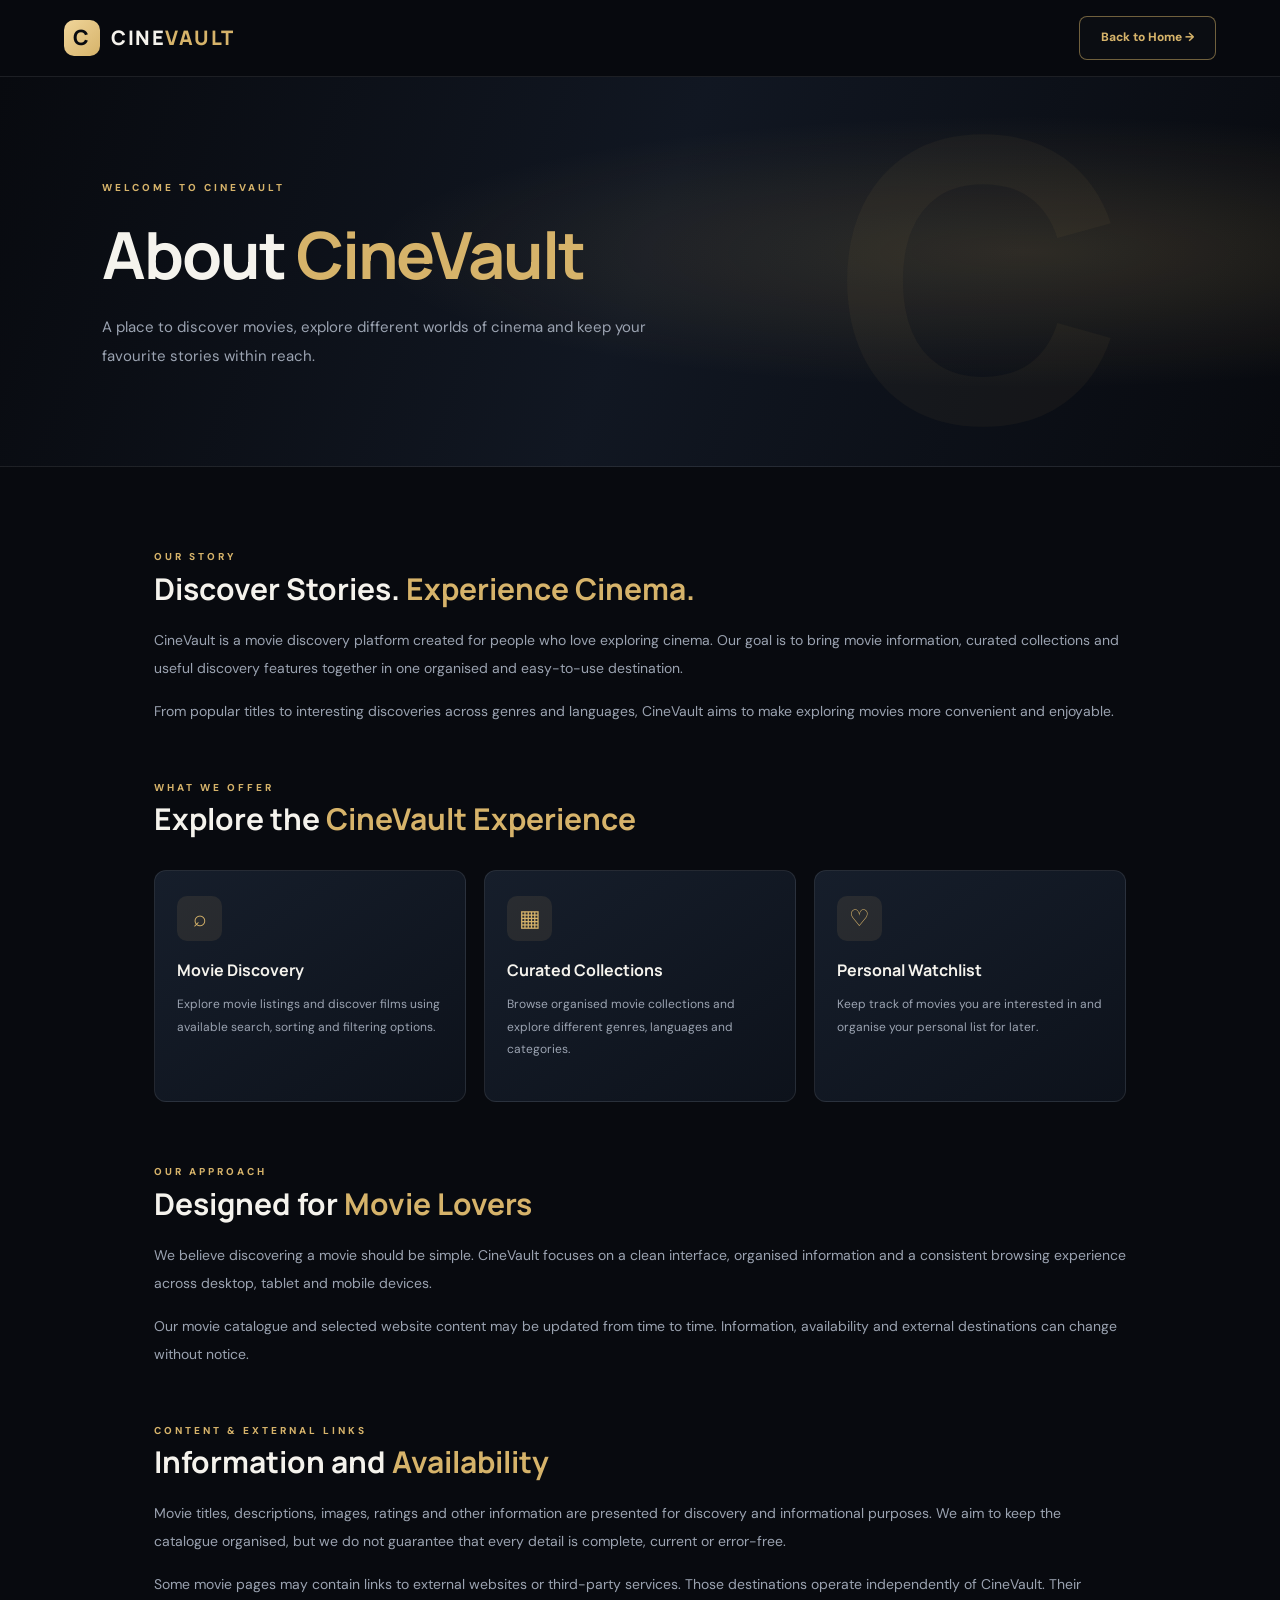
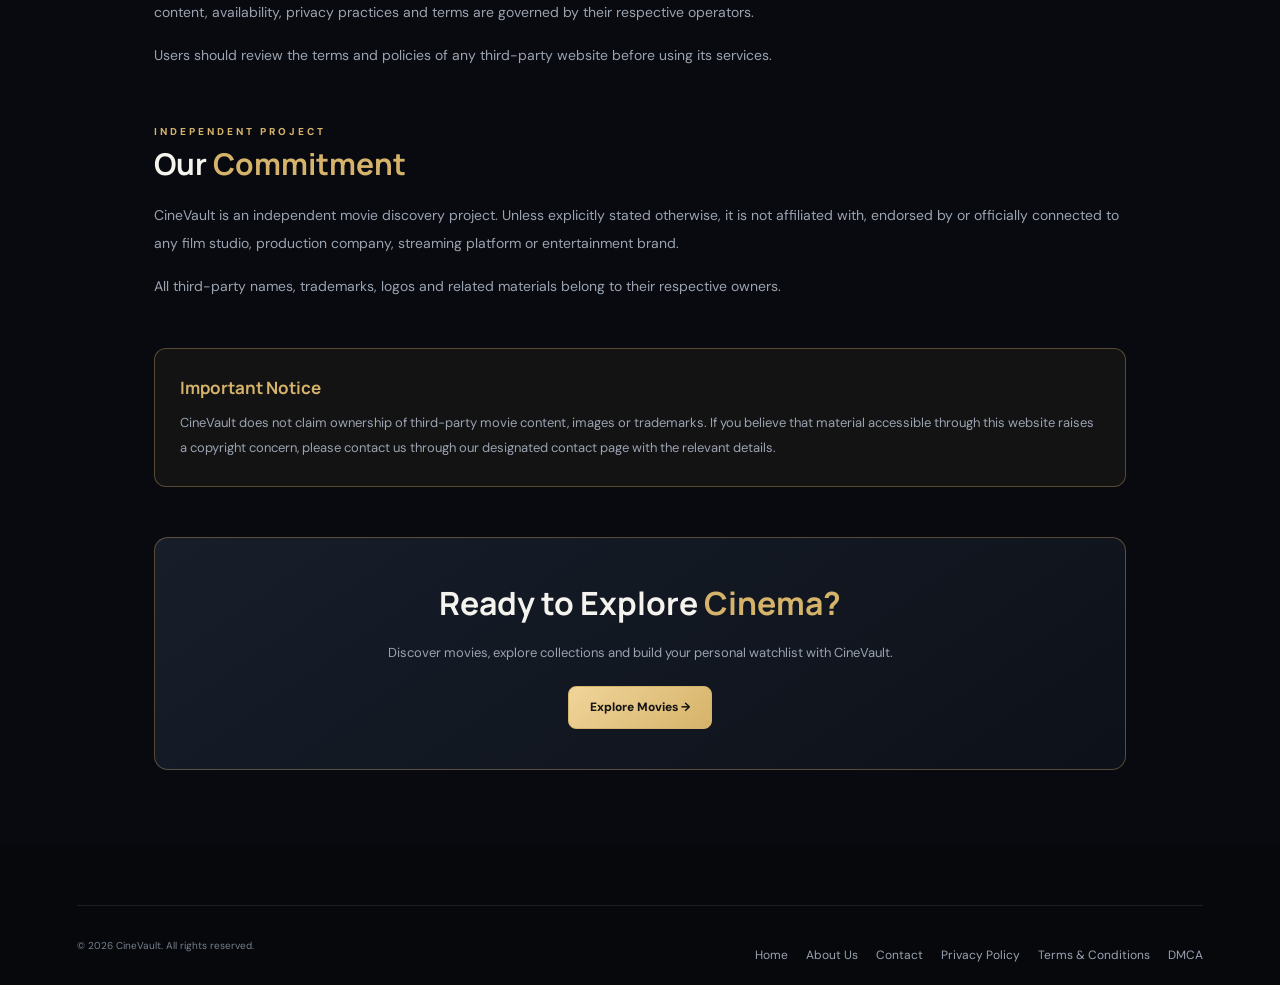
<file: about.html>
<!DOCTYPE html>
<html lang="en">
<head>
  <meta charset="UTF-8">
  <meta name="viewport" content="width=device-width, initial-scale=1.0">

  <title>About Us | CineVault — Discover Cinema</title>

  <meta name="description" content="Learn about CineVault, a modern movie discovery platform for exploring films, curated collections and building your personal watchlist.">

  <meta name="keywords" content="About CineVault, movie discovery, cinema, movie collections, watchlist">

  <meta name="author" content="CineVault">
  <meta name="robots" content="index, follow">
  <meta name="theme-color" content="#080a0f">

  <meta property="og:title" content="About Us | CineVault">
  <meta property="og:description" content="Discover the vision behind CineVault and explore a world of cinema.">
  <meta property="og:type" content="website">
  <meta property="og:site_name" content="CineVault">

  <link rel="preconnect" href="https://fonts.googleapis.com">
  <link rel="preconnect" href="https://fonts.gstatic.com" crossorigin>

  <link href="https://fonts.googleapis.com/css2?family=DM+Sans:wght@400;500;600;700;800&family=Manrope:wght@400;500;600;700;800&display=swap" rel="stylesheet">

  <link rel="stylesheet" href="style.css">

  <style>
    .about-hero {
      position: relative;
      min-height: 390px;
      display: flex;
      align-items: center;
      padding: 75px 8%;
      overflow: hidden;

      background:
        radial-gradient(
          ellipse at 80% 45%,
          rgba(214,179,106,.17),
          transparent 45%
        ),
        linear-gradient(110deg,#080a0f,#111722,#080a0f);

      border-bottom: 1px solid var(--line);
    }

    .about-hero::after {
      content: "C";
      position: absolute;
      right: 12%;
      top: 50%;
      transform: translateY(-50%);

      font-family: var(--heading);
      font-size: clamp(220px,32vw,390px);
      font-weight: 800;
      color: rgba(214,179,106,.045);
      pointer-events: none;
    }

    .about-hero-content {
      position: relative;
      z-index: 2;
      max-width: 750px;
    }

    .about-hero h1 {
      margin: 20px 0;
      font-family: var(--heading);
      font-size: clamp(38px,6vw,65px);
      line-height: 1.15;
      letter-spacing: -2px;
    }

    .about-hero p {
      max-width: 600px;
      color: var(--muted);
      font-size: 15px;
      line-height: 1.9;
    }

    .about-container {
      width: 100%;
      max-width: 1100px;
      margin: auto;
      padding: 75px 5%;
    }

    .about-block {
      margin-bottom: 48px;
    }

    .about-block h2 {
      margin-bottom: 16px;
      font-family: var(--heading);
      font-size: clamp(22px,3vw,30px);
      line-height: 1.4;
    }

    .about-block p {
      margin-bottom: 15px;
      color: var(--muted);
      font-size: 14px;
      line-height: 2;
    }

    .about-features {
      display: grid;
      grid-template-columns: repeat(3,minmax(0,1fr));
      gap: 18px;
      margin: 30px 0 55px;
    }

    .feature-card {
      padding: 25px 22px;
      background: linear-gradient(145deg,#161e2b,#0d121b);
      border: 1px solid var(--line);
      border-radius: 12px;
      transition: .25s ease;
    }

    .feature-card:hover {
      transform: translateY(-5px);
      border-color: var(--gold-line);
    }

    .feature-icon {
      width: 45px;
      height: 45px;
      display: grid;
      place-items: center;
      margin-bottom: 17px;

      color: var(--gold);
      background: rgba(214,179,106,.1);
      border-radius: 10px;
      font-size: 23px;
    }

    .feature-card h3 {
      margin-bottom: 9px;
      font-family: var(--heading);
      font-size: 16px;
    }

    .feature-card p {
      color: var(--muted);
      font-size: 12px;
      line-height: 1.9;
    }

    .about-note {
      padding: 25px;
      background: rgba(214,179,106,.055);
      border: 1px solid var(--gold-line);
      border-radius: 12px;
    }

    .about-note h3 {
      margin-bottom: 10px;
      color: var(--gold);
      font-family: var(--heading);
      font-size: 17px;
    }

    .about-note p {
      color: var(--muted);
      font-size: 13px;
      line-height: 1.9;
    }

    .about-cta {
      margin-top: 50px;
      padding: 40px 25px;
      text-align: center;
      background: linear-gradient(145deg,#171e2a,#0d1119);
      border: 1px solid var(--gold-line);
      border-radius: 14px;
    }

    .about-cta h2 {
      margin-bottom: 12px;
      font-family: var(--heading);
      font-size: clamp(23px,3vw,32px);
    }

    .about-cta p {
      max-width: 550px;
      margin: 0 auto 22px;
      color: var(--muted);
      font-size: 13px;
      line-height: 1.8;
    }

    .about-footer-links {
      display: flex;
      flex-wrap: wrap;
      justify-content: center;
      gap: 18px;
      margin-top: 20px;
    }

    .about-footer-links a {
      color: var(--muted);
      font-size: 12px;
      transition: .2s ease;
    }

    .about-footer-links a:hover {
      color: var(--gold);
    }

    @media(max-width:700px) {
      .about-hero {
        min-height: 340px;
        padding: 65px 6%;
      }

      .about-features {
        grid-template-columns: 1fr;
      }

      .about-container {
        padding: 55px 6%;
      }

      .about-block {
        margin-bottom: 38px;
      }
    }
  </style>
</head>

<body>

  <a class="skip-link" href="#main-content">
    Skip to main content
  </a>

  <!-- HEADER -->
  <header class="site-header">
    <div class="header-inner">

      <a href="index.html" class="brand" aria-label="CineVault Home">
        <span class="brand-icon">C</span>
        <span>CINE<span class="gold-text">VAULT</span></span>
      </a>

      <div class="header-actions">
        <a href="index.html" class="btn btn-outline">
          Back to Home →
        </a>
      </div>

    </div>
  </header>

  <!-- HERO -->
  <main id="main-content">

    <section class="about-hero">
      <div class="about-hero-content">

        <span class="section-eyebrow">
          WELCOME TO CINEVAULT
        </span>

        <h1>
          About <span class="gold-text">CineVault</span>
        </h1>

        <p>
          A place to discover movies, explore different worlds
          of cinema and keep your favourite stories within reach.
        </p>

      </div>
    </section>

    <!-- ABOUT CONTENT -->
    <section class="about-container">

      <div class="about-block">

        <span class="section-eyebrow">
          OUR STORY
        </span>

        <h2>
          Discover Stories. <span class="gold-text">Experience Cinema.</span>
        </h2>

        <p>
          CineVault is a movie discovery platform created for
          people who love exploring cinema. Our goal is to bring
          movie information, curated collections and useful
          discovery features together in one organised and
          easy-to-use destination.
        </p>

        <p>
          From popular titles to interesting discoveries across
          genres and languages, CineVault aims to make exploring
          movies more convenient and enjoyable.
        </p>

      </div>

      <!-- FEATURES -->
      <div class="about-block">

        <span class="section-eyebrow">
          WHAT WE OFFER
        </span>

        <h2>
          Explore the <span class="gold-text">CineVault Experience</span>
        </h2>

        <div class="about-features">

          <article class="feature-card">
            <div class="feature-icon" aria-hidden="true">⌕</div>

            <h3>Movie Discovery</h3>

            <p>
              Explore movie listings and discover films using
              available search, sorting and filtering options.
            </p>
          </article>

          <article class="feature-card">
            <div class="feature-icon" aria-hidden="true">▦</div>

            <h3>Curated Collections</h3>

            <p>
              Browse organised movie collections and explore
              different genres, languages and categories.
            </p>
          </article>

          <article class="feature-card">
            <div class="feature-icon" aria-hidden="true">♡</div>

            <h3>Personal Watchlist</h3>

            <p>
              Keep track of movies you are interested in and
              organise your personal list for later.
            </p>
          </article>

        </div>

      </div>

      <!-- OUR APPROACH -->
      <div class="about-block">

        <span class="section-eyebrow">
          OUR APPROACH
        </span>

        <h2>
          Designed for <span class="gold-text">Movie Lovers</span>
        </h2>

        <p>
          We believe discovering a movie should be simple.
          CineVault focuses on a clean interface, organised
          information and a consistent browsing experience
          across desktop, tablet and mobile devices.
        </p>

        <p>
          Our movie catalogue and selected website content
          may be updated from time to time. Information,
          availability and external destinations can change
          without notice.
        </p>

      </div>

      <!-- CONTENT & LINKS -->
      <div class="about-block">

        <span class="section-eyebrow">
          CONTENT & EXTERNAL LINKS
        </span>

        <h2>
          Information and <span class="gold-text">Availability</span>
        </h2>

        <p>
          Movie titles, descriptions, images, ratings and other
          information are presented for discovery and
          informational purposes. We aim to keep the catalogue
          organised, but we do not guarantee that every detail
          is complete, current or error-free.
        </p>

        <p>
          Some movie pages may contain links to external
          websites or third-party services. Those destinations
          operate independently of CineVault. Their content,
          availability, privacy practices and terms are governed
          by their respective operators.
        </p>

        <p>
          Users should review the terms and policies of any
          third-party website before using its services.
        </p>

      </div>

      <!-- INDEPENDENCE -->
      <div class="about-block">

        <span class="section-eyebrow">
          INDEPENDENT PROJECT
        </span>

        <h2>
          Our <span class="gold-text">Commitment</span>
        </h2>

        <p>
          CineVault is an independent movie discovery project.
          Unless explicitly stated otherwise, it is not affiliated
          with, endorsed by or officially connected to any film
          studio, production company, streaming platform or
          entertainment brand.
        </p>

        <p>
          All third-party names, trademarks, logos and related
          materials belong to their respective owners.
        </p>

      </div>

      <!-- IMPORTANT NOTE -->
      <div class="about-note">

        <h3>Important Notice</h3>

        <p>
          CineVault does not claim ownership of third-party
          movie content, images or trademarks. If you believe
          that material accessible through this website raises
          a copyright concern, please contact us through our
          designated contact page with the relevant details.
        </p>

      </div>

      <!-- CTA -->
      <div class="about-cta">

        <h2>
          Ready to Explore <span class="gold-text">Cinema?</span>
        </h2>

        <p>
          Discover movies, explore collections and build
          your personal watchlist with CineVault.
        </p>

        <a href="index.html#movies" class="btn btn-primary">
          Explore Movies →
        </a>

      </div>

    </section>

  </main>

  <!-- FOOTER -->
  <footer class="site-footer">

    <div class="footer-bottom">

      <p>
        © <span id="currentYear"></span>
        CineVault. All rights reserved.
      </p>

      <div class="about-footer-links">
        <a href="index.html">Home</a>
        <a href="about.html">About Us</a>
        <a href="contact.html">Contact</a>
        <a href="privacy.html">Privacy Policy</a>
        <a href="terms.html">Terms &amp; Conditions</a>
        <a href="dmca.html">DMCA</a>
      </div>

    </div>

  </footer>

  <script>
    document.getElementById("currentYear").textContent =
      new Date().getFullYear();
  </script>

</body>
</html>
</file>
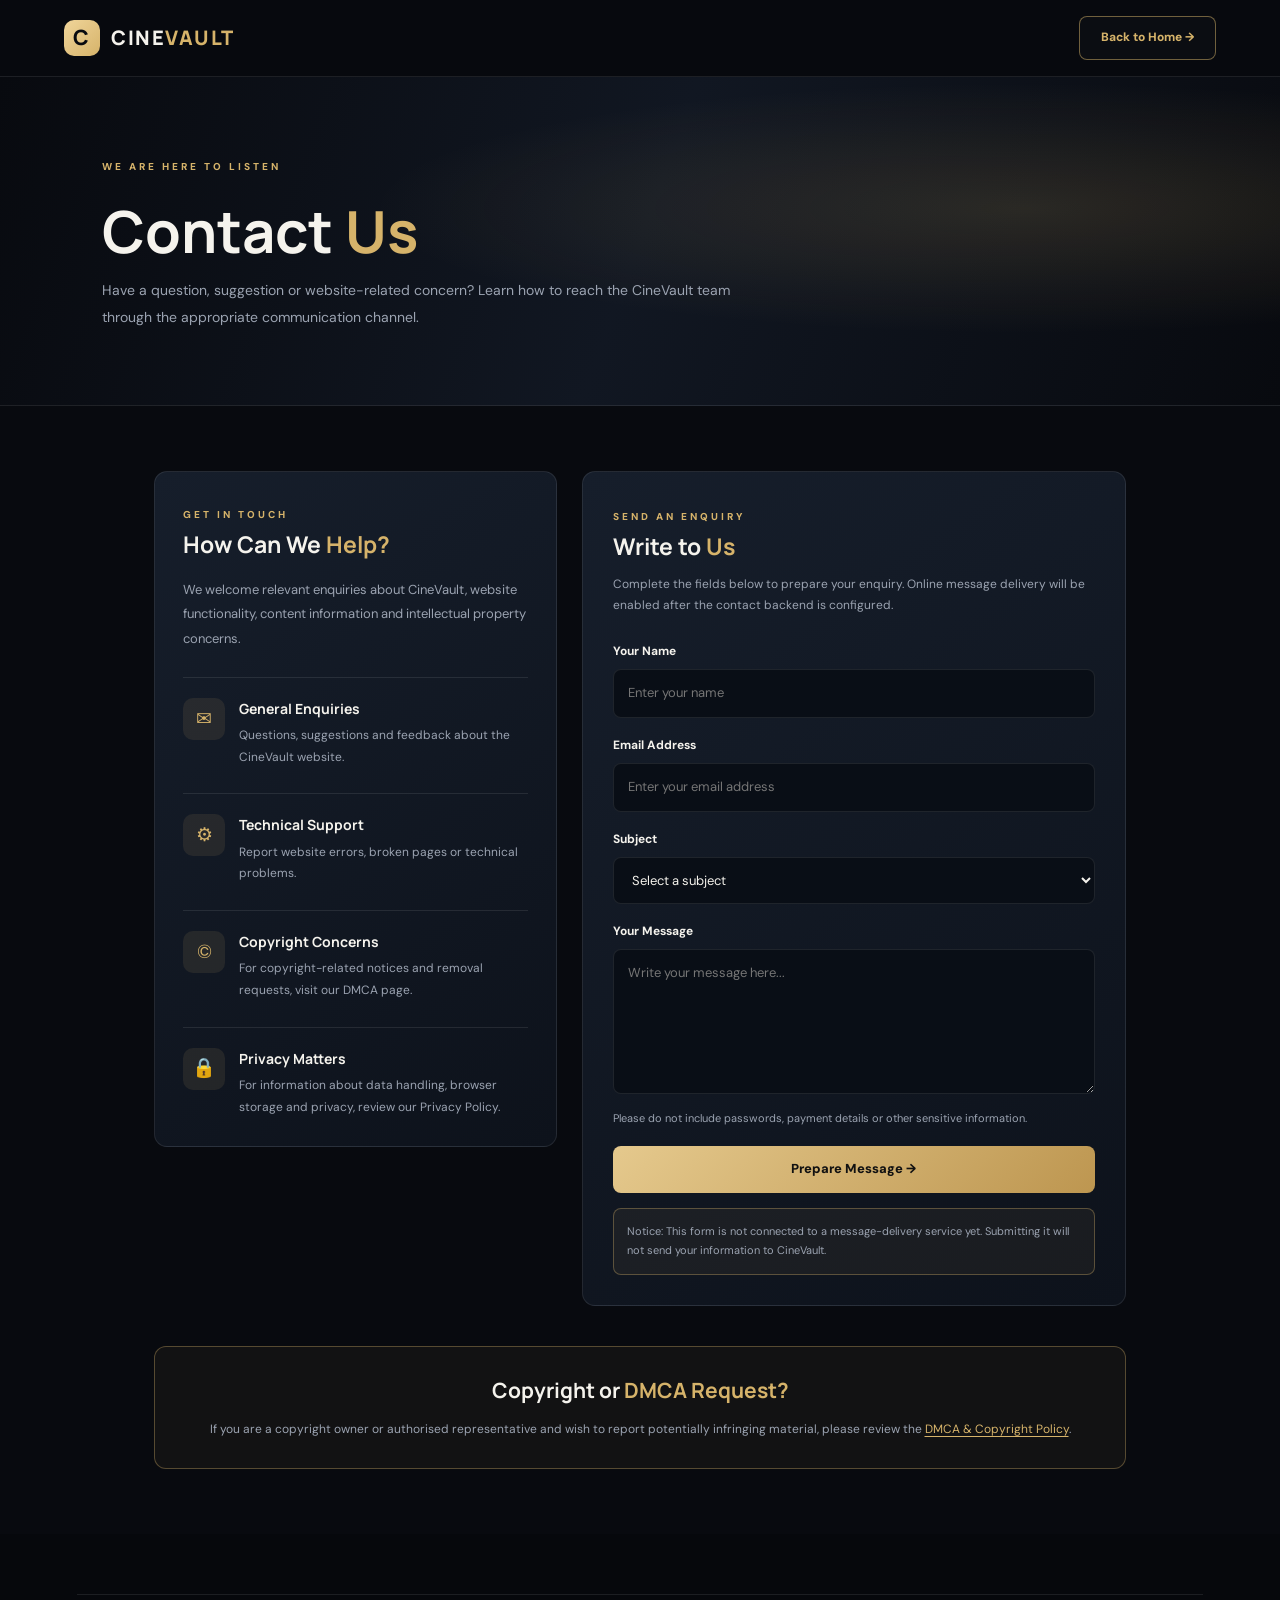
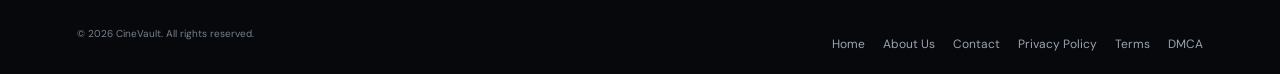
<file: contact.html>
<!DOCTYPE html>
<html lang="en">
<head>
  <meta charset="UTF-8">
  <meta name="viewport" content="width=device-width, initial-scale=1.0">

  <title>Contact Us | CineVault</title>

  <meta name="description" content="Contact CineVault for general enquiries, website feedback, technical issues and copyright-related concerns.">

  <meta name="robots" content="index, follow">
  <meta name="theme-color" content="#080a0f">

  <meta property="og:title" content="Contact Us | CineVault">
  <meta property="og:description" content="Get in touch with CineVault for enquiries and support.">
  <meta property="og:type" content="website">
  <meta property="og:site_name" content="CineVault">

  <link rel="preconnect" href="https://fonts.googleapis.com">
  <link rel="preconnect" href="https://fonts.gstatic.com" crossorigin>

  <link href="https://fonts.googleapis.com/css2?family=DM+Sans:wght@400;500;600;700;800&family=Manrope:wght@400;500;600;700;800&display=swap" rel="stylesheet">

  <link rel="stylesheet" href="style.css">

  <style>
    .contact-hero {
      padding: 75px 8%;
      background:
        radial-gradient(
          ellipse at 80% 40%,
          rgba(214,179,106,.15),
          transparent 45%
        ),
        linear-gradient(110deg,#080a0f,#111722,#080a0f);
      border-bottom: 1px solid var(--line);
    }

    .contact-hero h1 {
      margin: 18px 0 12px;
      font-family: var(--heading);
      font-size: clamp(36px,5vw,58px);
      line-height: 1.2;
    }

    .contact-hero p {
      max-width: 650px;
      color: var(--muted);
      font-size: 14px;
      line-height: 1.9;
    }

    .contact-container {
      width: 100%;
      max-width: 1100px;
      margin: auto;
      padding: 65px 5%;
    }

    .contact-grid {
      display: grid;
      grid-template-columns: 1fr 1.35fr;
      gap: 25px;
      align-items: start;
    }

    .contact-card {
      padding: 28px;
      background: linear-gradient(145deg,#161e2b,#0d121b);
      border: 1px solid var(--line);
      border-radius: 13px;
    }

    .contact-card h2 {
      margin-bottom: 15px;
      font-family: var(--heading);
      font-size: 23px;
    }

    .contact-card > p {
      color: var(--muted);
      font-size: 13px;
      line-height: 1.9;
    }

    .contact-topic {
      display: flex;
      gap: 14px;
      margin-top: 25px;
      padding-top: 20px;
      border-top: 1px solid var(--line);
    }

    .contact-icon {
      width: 42px;
      height: 42px;
      flex-shrink: 0;
      display: grid;
      place-items: center;
      color: var(--gold);
      background: rgba(214,179,106,.1);
      border-radius: 10px;
      font-size: 19px;
    }

    .contact-topic h3 {
      margin-bottom: 5px;
      font-family: var(--heading);
      font-size: 14px;
    }

    .contact-topic p {
      color: var(--muted);
      font-size: 12px;
      line-height: 1.8;
    }

    .contact-form {
      padding: 30px;
      background: linear-gradient(145deg,#161e2b,#0d121b);
      border: 1px solid var(--line);
      border-radius: 13px;
    }

    .contact-form h2 {
      margin-bottom: 9px;
      font-family: var(--heading);
      font-size: 23px;
    }

    .form-description {
      margin-bottom: 25px;
      color: var(--muted);
      font-size: 12px;
      line-height: 1.8;
    }

    .form-group {
      margin-bottom: 18px;
    }

    .form-group label {
      display: block;
      margin-bottom: 8px;
      color: var(--text);
      font-size: 12px;
      font-weight: 700;
    }

    .form-group input,
    .form-group select,
    .form-group textarea {
      width: 100%;
      padding: 13px 14px;
      color: var(--text);
      background: #090e16;
      border: 1px solid var(--line);
      border-radius: 8px;
      outline: none;
      font-family: inherit;
      font-size: 13px;
      transition: .2s ease;
    }

    .form-group input:focus,
    .form-group select:focus,
    .form-group textarea:focus {
      border-color: var(--gold);
      box-shadow: 0 0 0 3px rgba(214,179,106,.08);
    }

    .form-group textarea {
      min-height: 145px;
      resize: vertical;
    }

    .form-group select {
      cursor: pointer;
    }

    .form-group select option {
      background: #090e16;
    }

    .form-hint {
      display: block;
      margin-top: 7px;
      color: var(--muted);
      font-size: 11px;
      line-height: 1.7;
    }

    .contact-button {
      width: 100%;
      min-height: 47px;
      border: none;
      border-radius: 8px;
      background: linear-gradient(135deg,#e5c98d,#bd9650);
      color: #111;
      font-family: inherit;
      font-size: 13px;
      font-weight: 800;
      cursor: pointer;
      transition: .2s ease;
    }

    .contact-button:hover {
      transform: translateY(-2px);
      filter: brightness(1.08);
    }

    .contact-button:focus-visible {
      outline: 2px solid var(--gold);
      outline-offset: 3px;
    }

    .contact-notice {
      margin-top: 15px;
      padding: 13px;
      color: var(--muted);
      background: rgba(214,179,106,.06);
      border: 1px solid var(--gold-line);
      border-radius: 8px;
      font-size: 11px;
      line-height: 1.8;
    }

    .contact-bottom {
      margin-top: 40px;
      padding: 27px;
      background: rgba(214,179,106,.05);
      border: 1px solid var(--gold-line);
      border-radius: 12px;
      text-align: center;
    }

    .contact-bottom h2 {
      margin-bottom: 10px;
      font-family: var(--heading);
      font-size: 21px;
    }

    .contact-bottom p {
      color: var(--muted);
      font-size: 12px;
      line-height: 1.9;
    }

    .contact-bottom a {
      color: var(--gold);
      text-decoration: underline;
      text-underline-offset: 3px;
    }

    .contact-footer-links {
      display: flex;
      flex-wrap: wrap;
      justify-content: center;
      gap: 18px;
      margin-top: 20px;
    }

    .contact-footer-links a {
      color: var(--muted);
      font-size: 12px;
    }

    .contact-footer-links a:hover {
      color: var(--gold);
    }

    @media(max-width:750px) {
      .contact-hero {
        padding: 55px 6%;
      }

      .contact-container {
        padding: 45px 6%;
      }

      .contact-grid {
        grid-template-columns: 1fr;
      }

      .contact-card,
      .contact-form {
        padding: 22px;
      }
    }
  </style>
</head>

<body>

  <a class="skip-link" href="#main-content">
    Skip to main content
  </a>

  <!-- HEADER -->
  <header class="site-header">

    <div class="header-inner">

      <a href="index.html" class="brand" aria-label="CineVault Home">
        <span class="brand-icon">C</span>
        <span>CINE<span class="gold-text">VAULT</span></span>
      </a>

      <div class="header-actions">
        <a href="index.html" class="btn btn-outline">
          Back to Home →
        </a>
      </div>

    </div>

  </header>

  <!-- MAIN -->
  <main id="main-content">

    <section class="contact-hero">

      <span class="section-eyebrow">
        WE ARE HERE TO LISTEN
      </span>

      <h1>
        Contact <span class="gold-text">Us</span>
      </h1>

      <p>
        Have a question, suggestion or website-related concern?
        Learn how to reach the CineVault team through the
        appropriate communication channel.
      </p>

    </section>

    <section class="contact-container">

      <div class="contact-grid">

        <!-- CONTACT INFORMATION -->
        <div class="contact-card">

          <span class="section-eyebrow">
            GET IN TOUCH
          </span>

          <h2>
            How Can We <span class="gold-text">Help?</span>
          </h2>

          <p>
            We welcome relevant enquiries about CineVault,
            website functionality, content information
            and intellectual property concerns.
          </p>

          <div class="contact-topic">

            <div class="contact-icon" aria-hidden="true">✉</div>

            <div>
              <h3>General Enquiries</h3>
              <p>
                Questions, suggestions and feedback
                about the CineVault website.
              </p>
            </div>

          </div>

          <div class="contact-topic">

            <div class="contact-icon" aria-hidden="true">⚙</div>

            <div>
              <h3>Technical Support</h3>
              <p>
                Report website errors, broken pages
                or technical problems.
              </p>
            </div>

          </div>

          <div class="contact-topic">

            <div class="contact-icon" aria-hidden="true">©</div>

            <div>
              <h3>Copyright Concerns</h3>
              <p>
                For copyright-related notices and
                removal requests, visit our DMCA page.
              </p>
            </div>

          </div>

          <div class="contact-topic">

            <div class="contact-icon" aria-hidden="true">🔒</div>

            <div>
              <h3>Privacy Matters</h3>
              <p>
                For information about data handling,
                browser storage and privacy, review
                our Privacy Policy.
              </p>
            </div>

          </div>

        </div>

        <!-- CONTACT FORM -->
        <div class="contact-form">

          <span class="section-eyebrow">
            SEND AN ENQUIRY
          </span>

          <h2>
            Write to <span class="gold-text">Us</span>
          </h2>

          <p class="form-description">
            Complete the fields below to prepare your
            enquiry. Online message delivery will be
            enabled after the contact backend is configured.
          </p>

          <form id="contactForm">

            <div class="form-group">

              <label for="contactName">
                Your Name
              </label>

              <input
                type="text"
                id="contactName"
                name="name"
                placeholder="Enter your name"
                maxlength="100"
                autocomplete="name"
                required
              >

            </div>

            <div class="form-group">

              <label for="contactEmail">
                Email Address
              </label>

              <input
                type="email"
                id="contactEmail"
                name="email"
                placeholder="Enter your email address"
                maxlength="254"
                autocomplete="email"
                required
              >

            </div>

            <div class="form-group">

              <label for="contactSubject">
                Subject
              </label>

              <select
                id="contactSubject"
                name="subject"
                required
              >

                <option value="">Select a subject</option>

                <option value="General Enquiry">
                  General Enquiry
                </option>

                <option value="Technical Support">
                  Technical Support
                </option>

                <option value="Website Feedback">
                  Website Feedback
                </option>

                <option value="Content Concern">
                  Content Concern
                </option>

                <option value="Copyright Concern">
                  Copyright Concern
                </option>

                <option value="Privacy Enquiry">
                  Privacy Enquiry
                </option>

                <option value="Other">
                  Other
                </option>

              </select>

            </div>

            <div class="form-group">

              <label for="contactMessage">
                Your Message
              </label>

              <textarea
                id="contactMessage"
                name="message"
                placeholder="Write your message here..."
                minlength="10"
                maxlength="5000"
                required
              ></textarea>

              <span class="form-hint">
                Please do not include passwords,
                payment details or other sensitive information.
              </span>

            </div>

            <button
              type="submit"
              class="contact-button"
            >
              Prepare Message →
            </button>

          </form>

          <div
            class="contact-notice"
            role="status"
            aria-live="polite"
            id="contactNotice"
          >
            Notice: This form is not connected to a
            message-delivery service yet. Submitting
            it will not send your information to CineVault.
          </div>

        </div>

      </div>

      <!-- ADDITIONAL INFORMATION -->
      <div class="contact-bottom">

        <h2>
          Copyright or <span class="gold-text">DMCA Request?</span>
        </h2>

        <p>
          If you are a copyright owner or authorised
          representative and wish to report potentially
          infringing material, please review the
          <a href="dmca.html">DMCA &amp; Copyright Policy</a>.
        </p>

      </div>

    </section>

  </main>

  <!-- FOOTER -->
  <footer class="site-footer">

    <div class="footer-bottom">

      <p>
        © <span id="currentYear"></span>
        CineVault. All rights reserved.
      </p>

      <div class="contact-footer-links">
        <a href="index.html">Home</a>
        <a href="about.html">About Us</a>
        <a href="contact.html">Contact</a>
        <a href="privacy.html">Privacy Policy</a>
        <a href="terms.html">Terms</a>
        <a href="dmca.html">DMCA</a>
      </div>

    </div>

  </footer>

  <script>
    document.getElementById("currentYear").textContent =
      new Date().getFullYear();

    const contactForm =
      document.getElementById("contactForm");

    const contactNotice =
      document.getElementById("contactNotice");

    contactForm.addEventListener("submit", function(event) {
      event.preventDefault();

      if (!contactForm.reportValidity()) {
        return;
      }

      contactNotice.textContent =
        "Your message has been validated in this browser, but it has not been sent. The contact delivery service is not configured yet.";

      contactNotice.setAttribute("role", "status");
      contactNotice.scrollIntoView({
        behavior: "smooth",
        block: "nearest"
      });
    });
  </script>

</body>
</html>
</file>
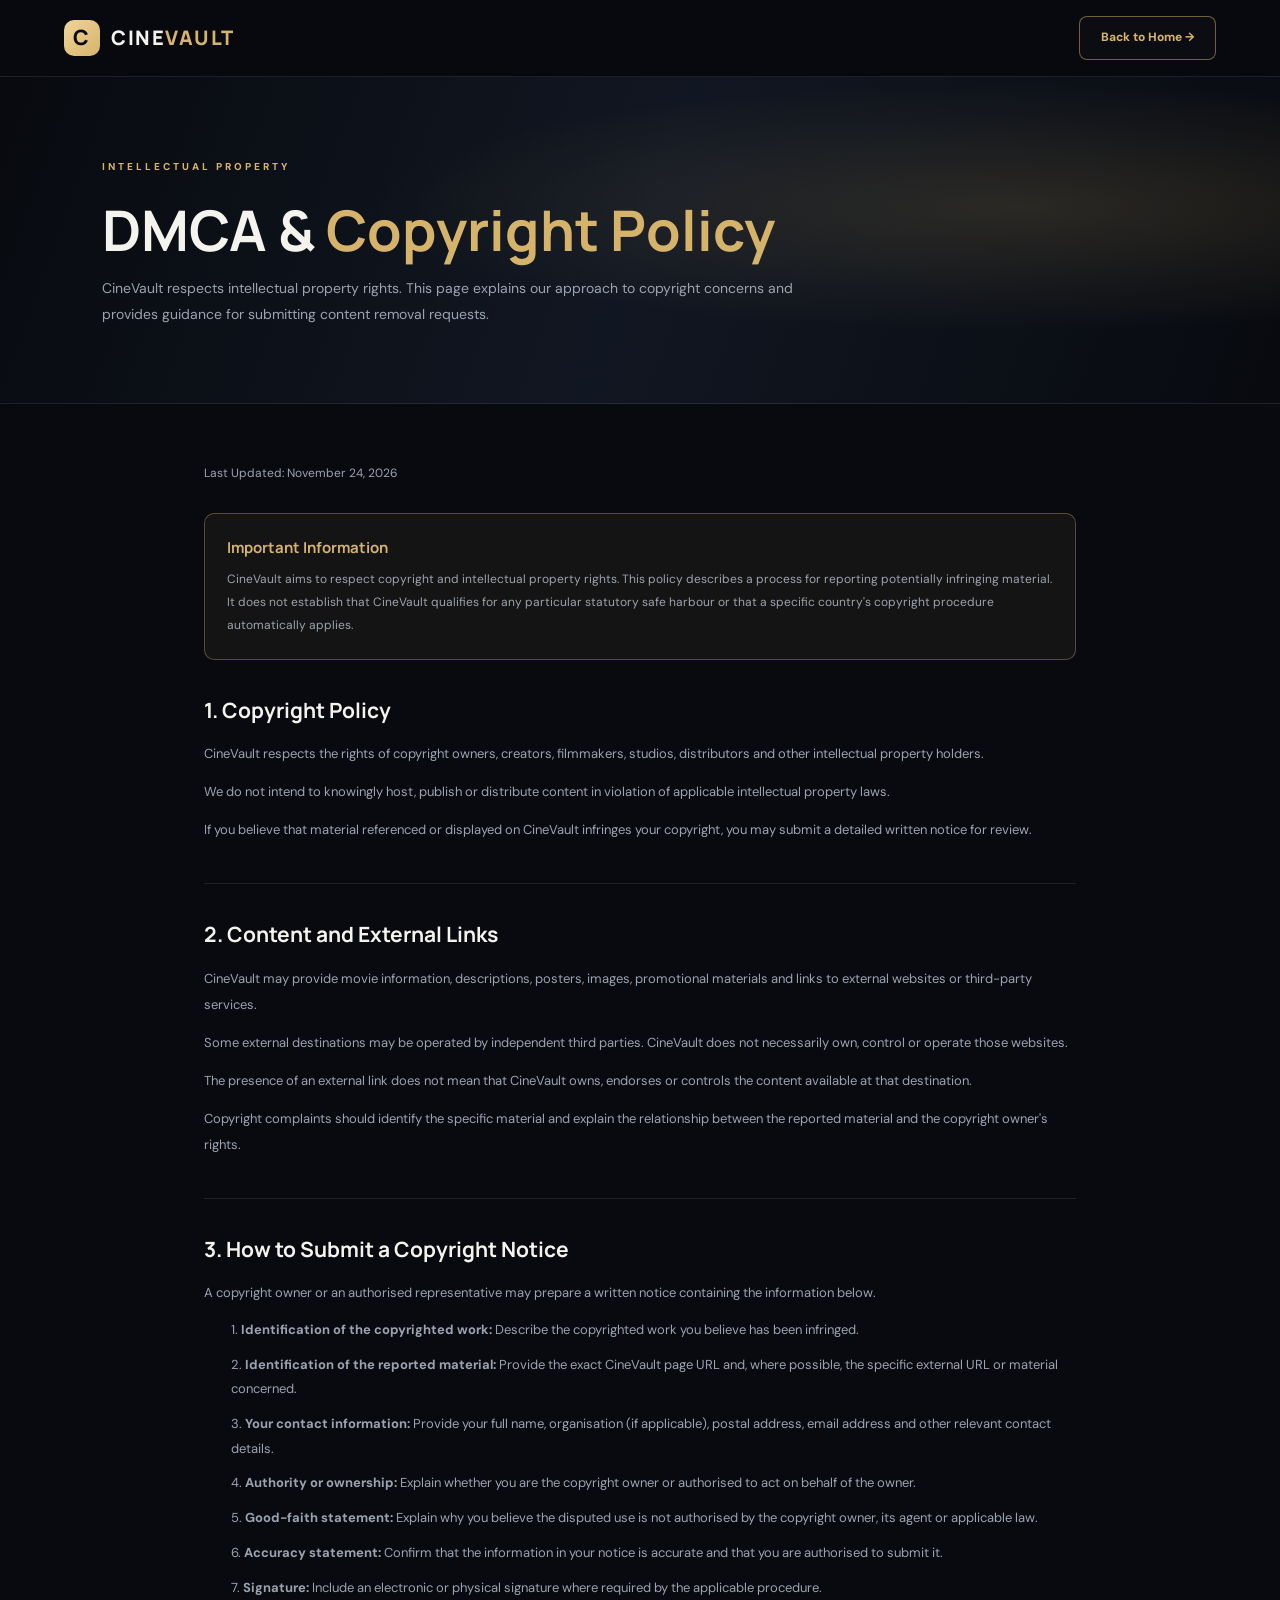
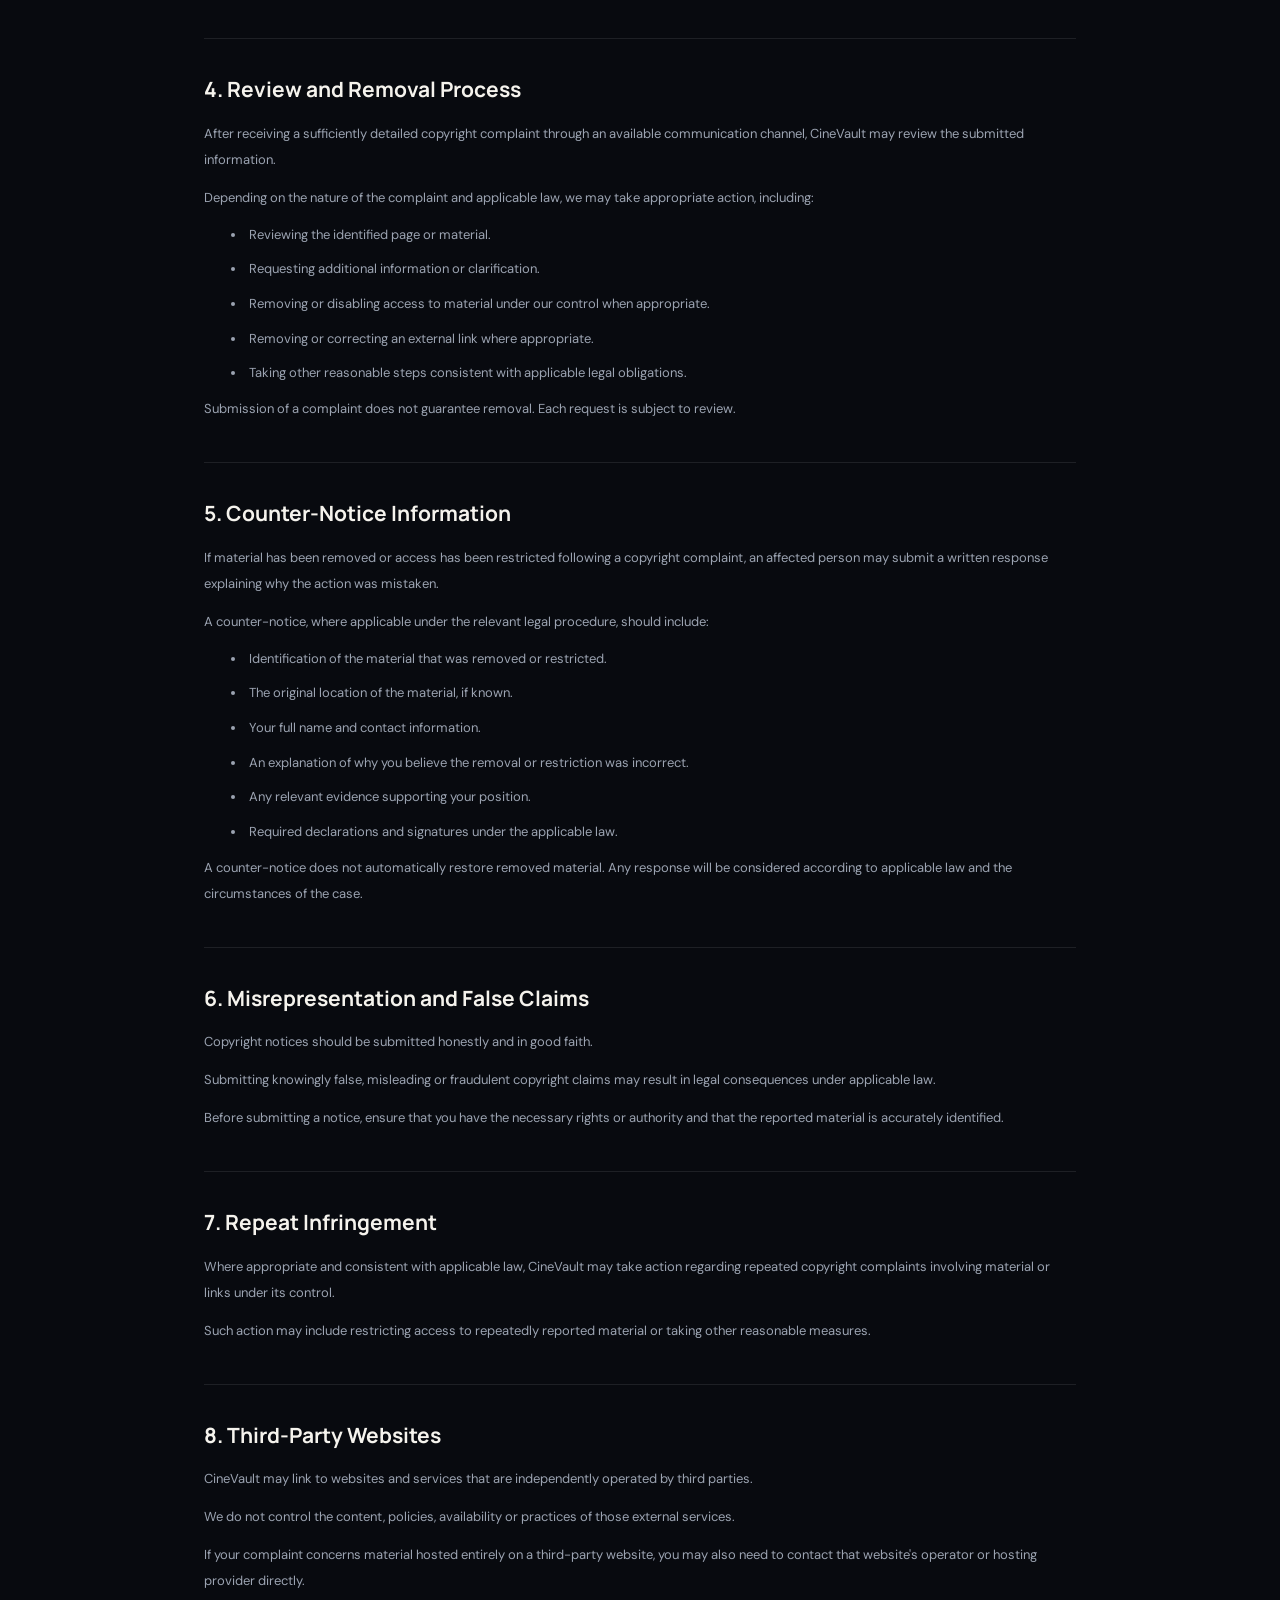
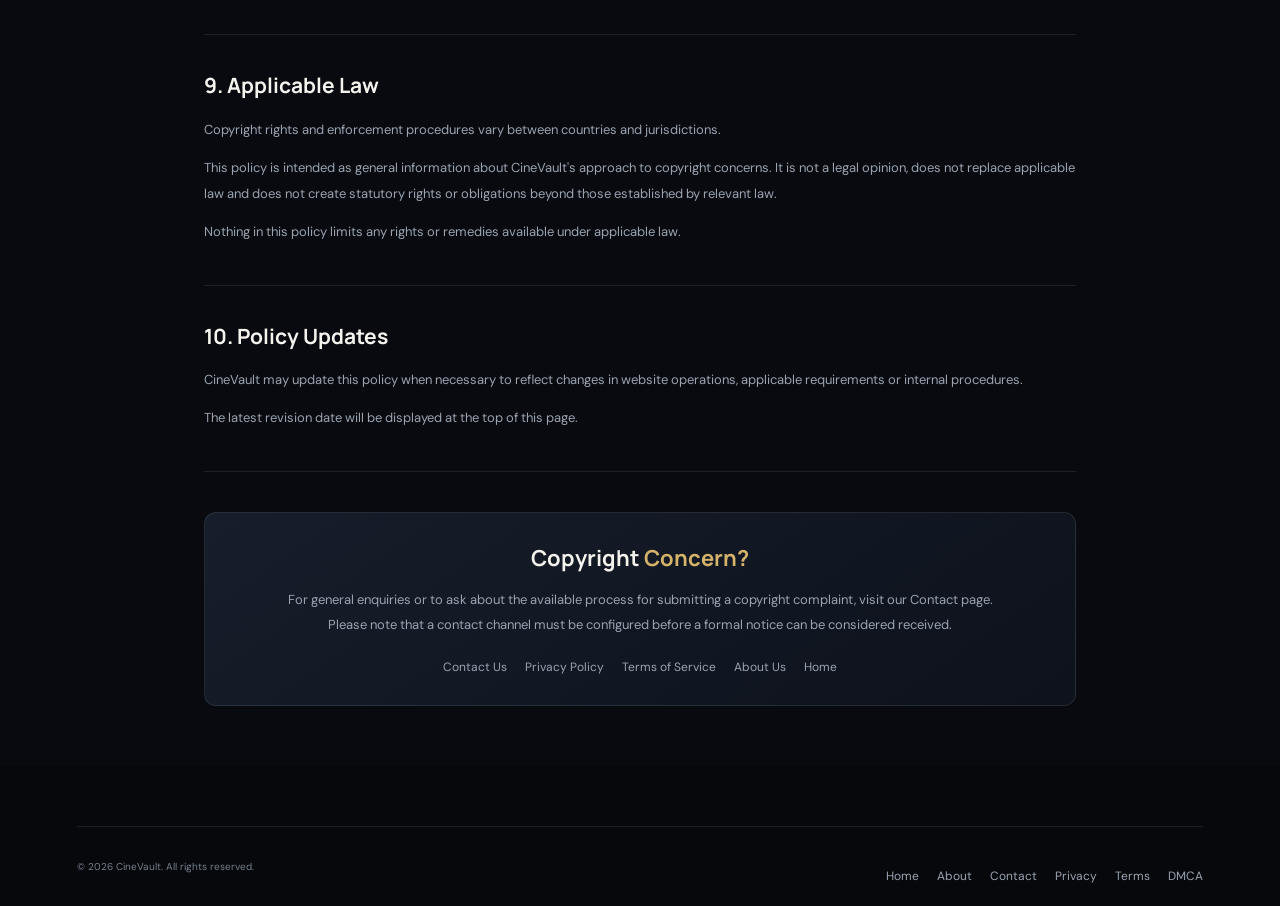
<file: dmca.html>
<!DOCTYPE html>
<html lang="en">
<head>
  <meta charset="UTF-8">
  <meta name="viewport" content="width=device-width, initial-scale=1.0">

  <title>DMCA & Copyright Policy | CineVault</title>

  <meta name="description" content="Read CineVault's copyright policy and learn how to submit copyright concerns and content removal requests.">

  <meta name="robots" content="index, follow">
  <meta name="theme-color" content="#080a0f">

  <meta property="og:title" content="DMCA & Copyright Policy | CineVault">
  <meta property="og:description" content="Copyright information and intellectual property policy for CineVault.">
  <meta property="og:type" content="website">
  <meta property="og:site_name" content="CineVault">

  <link rel="preconnect" href="https://fonts.googleapis.com">
  <link rel="preconnect" href="https://fonts.gstatic.com" crossorigin>

  <link href="https://fonts.googleapis.com/css2?family=DM+Sans:wght@400;500;600;700;800&family=Manrope:wght@400;500;600;700;800&display=swap" rel="stylesheet">

  <link rel="stylesheet" href="style.css">

  <style>
    .dmca-hero {
      padding: 75px 8%;
      background:
        radial-gradient(
          ellipse at 80% 40%,
          rgba(214,179,106,.15),
          transparent 45%
        ),
        linear-gradient(110deg,#080a0f,#111722,#080a0f);
      border-bottom: 1px solid var(--line);
    }

    .dmca-hero h1 {
      margin: 18px 0 12px;
      font-family: var(--heading);
      font-size: clamp(34px,5vw,56px);
      line-height: 1.2;
    }

    .dmca-hero p {
      max-width: 720px;
      color: var(--muted);
      font-size: 14px;
      line-height: 1.9;
    }

    .dmca-container {
      max-width: 1000px;
      margin: auto;
      padding: 60px 5%;
    }

    .dmca-updated {
      margin-bottom: 30px;
      color: var(--muted);
      font-size: 12px;
    }

    .dmca-notice {
      margin-bottom: 35px;
      padding: 22px;
      background: rgba(214,179,106,.06);
      border: 1px solid var(--gold-line);
      border-radius: 10px;
    }

    .dmca-notice strong {
      display: block;
      margin-bottom: 8px;
      color: var(--gold);
      font-family: var(--heading);
      font-size: 15px;
    }

    .dmca-notice p {
      color: var(--muted);
      font-size: 12px;
      line-height: 1.9;
    }

    .dmca-section {
      margin-bottom: 35px;
      padding-bottom: 28px;
      border-bottom: 1px solid var(--line);
    }

    .dmca-section h2 {
      margin-bottom: 15px;
      font-family: var(--heading);
      font-size: 21px;
      line-height: 1.5;
    }

    .dmca-section h3 {
      margin: 20px 0 9px;
      font-family: var(--heading);
      font-size: 15px;
    }

    .dmca-section p {
      margin-bottom: 12px;
      color: var(--muted);
      font-size: 13px;
      line-height: 2;
    }

    .dmca-section ul,
    .dmca-section ol {
      padding-left: 23px;
      color: var(--muted);
    }

    .dmca-section li {
      margin-bottom: 10px;
      padding-left: 4px;
      font-size: 13px;
      line-height: 1.9;
    }

    .dmca-section a {
      color: var(--gold);
      text-decoration: underline;
      text-underline-offset: 3px;
    }

    .dmca-bottom {
      margin-top: 40px;
      padding: 28px;
      background: linear-gradient(145deg,#161e2b,#0d121b);
      border: 1px solid var(--line);
      border-radius: 12px;
      text-align: center;
    }

    .dmca-bottom h2 {
      margin-bottom: 12px;
      font-family: var(--heading);
      font-size: 22px;
    }

    .dmca-bottom p {
      color: var(--muted);
      font-size: 13px;
      line-height: 1.9;
    }

    .dmca-bottom a {
      color: var(--gold);
    }

    .dmca-footer-links {
      display: flex;
      flex-wrap: wrap;
      justify-content: center;
      gap: 18px;
      margin-top: 20px;
    }

    .dmca-footer-links a {
      color: var(--muted);
      font-size: 12px;
      text-decoration: none;
    }

    .dmca-footer-links a:hover {
      color: var(--gold);
    }

    @media(max-width:700px) {
      .dmca-hero {
        padding: 55px 6%;
      }

      .dmca-container {
        padding: 45px 6%;
      }

      .dmca-section h2 {
        font-size: 19px;
      }
    }
  </style>
</head>

<body>

  <a class="skip-link" href="#main-content">
    Skip to main content
  </a>

  <!-- HEADER -->
  <header class="site-header">

    <div class="header-inner">

      <a href="index.html" class="brand" aria-label="CineVault Home">
        <span class="brand-icon">C</span>
        <span>CINE<span class="gold-text">VAULT</span></span>
      </a>

      <div class="header-actions">
        <a href="index.html" class="btn btn-outline">
          Back to Home →
        </a>
      </div>

    </div>

  </header>

  <!-- MAIN -->
  <main id="main-content">

    <section class="dmca-hero">

      <span class="section-eyebrow">
        INTELLECTUAL PROPERTY
      </span>

      <h1>
        DMCA & <span class="gold-text">Copyright Policy</span>
      </h1>

      <p>
        CineVault respects intellectual property rights.
        This page explains our approach to copyright concerns
        and provides guidance for submitting content removal
        requests.
      </p>

    </section>

    <div class="dmca-container">

      <p class="dmca-updated">
        Last Updated: November 24, 2026
      </p>

      <div class="dmca-notice">

        <strong>Important Information</strong>

        <p>
          CineVault aims to respect copyright and intellectual
          property rights. This policy describes a process for
          reporting potentially infringing material. It does not
          establish that CineVault qualifies for any particular
          statutory safe harbour or that a specific country's
          copyright procedure automatically applies.
        </p>

      </div>

      <!-- SECTION 1 -->
      <section class="dmca-section">

        <h2>1. Copyright Policy</h2>

        <p>
          CineVault respects the rights of copyright owners,
          creators, filmmakers, studios, distributors and
          other intellectual property holders.
        </p>

        <p>
          We do not intend to knowingly host, publish or
          distribute content in violation of applicable
          intellectual property laws.
        </p>

        <p>
          If you believe that material referenced or displayed
          on CineVault infringes your copyright, you may submit
          a detailed written notice for review.
        </p>

      </section>

      <!-- SECTION 2 -->
      <section class="dmca-section">

        <h2>2. Content and External Links</h2>

        <p>
          CineVault may provide movie information, descriptions,
          posters, images, promotional materials and links to
          external websites or third-party services.
        </p>

        <p>
          Some external destinations may be operated by
          independent third parties. CineVault does not
          necessarily own, control or operate those websites.
        </p>

        <p>
          The presence of an external link does not mean that
          CineVault owns, endorses or controls the content
          available at that destination.
        </p>

        <p>
          Copyright complaints should identify the specific
          material and explain the relationship between the
          reported material and the copyright owner's rights.
        </p>

      </section>

      <!-- SECTION 3 -->
      <section class="dmca-section">

        <h2>3. How to Submit a Copyright Notice</h2>

        <p>
          A copyright owner or an authorised representative
          may prepare a written notice containing the
          information below.
        </p>

        <ol>

          <li>
            <strong>Identification of the copyrighted work:</strong>
            Describe the copyrighted work you believe has
            been infringed.
          </li>

          <li>
            <strong>Identification of the reported material:</strong>
            Provide the exact CineVault page URL and, where
            possible, the specific external URL or material
            concerned.
          </li>

          <li>
            <strong>Your contact information:</strong>
            Provide your full name, organisation (if applicable),
            postal address, email address and other relevant
            contact details.
          </li>

          <li>
            <strong>Authority or ownership:</strong>
            Explain whether you are the copyright owner or
            authorised to act on behalf of the owner.
          </li>

          <li>
            <strong>Good-faith statement:</strong>
            Explain why you believe the disputed use is not
            authorised by the copyright owner, its agent
            or applicable law.
          </li>

          <li>
            <strong>Accuracy statement:</strong>
            Confirm that the information in your notice is
            accurate and that you are authorised to submit it.
          </li>

          <li>
            <strong>Signature:</strong>
            Include an electronic or physical signature
            where required by the applicable procedure.
          </li>

        </ol>

      </section>

      <!-- SECTION 4 -->
      <section class="dmca-section">

        <h2>4. Review and Removal Process</h2>

        <p>
          After receiving a sufficiently detailed copyright
          complaint through an available communication
          channel, CineVault may review the submitted
          information.
        </p>

        <p>
          Depending on the nature of the complaint and
          applicable law, we may take appropriate action,
          including:
        </p>

        <ul>

          <li>Reviewing the identified page or material.</li>

          <li>Requesting additional information or clarification.</li>

          <li>Removing or disabling access to material under
          our control when appropriate.</li>

          <li>Removing or correcting an external link where
          appropriate.</li>

          <li>Taking other reasonable steps consistent with
          applicable legal obligations.</li>

        </ul>

        <p>
          Submission of a complaint does not guarantee
          removal. Each request is subject to review.
        </p>

      </section>

      <!-- SECTION 5 -->
      <section class="dmca-section">

        <h2>5. Counter-Notice Information</h2>

        <p>
          If material has been removed or access has been
          restricted following a copyright complaint, an
          affected person may submit a written response
          explaining why the action was mistaken.
        </p>

        <p>
          A counter-notice, where applicable under the
          relevant legal procedure, should include:
        </p>

        <ul>

          <li>Identification of the material that was removed
          or restricted.</li>

          <li>The original location of the material, if known.</li>

          <li>Your full name and contact information.</li>

          <li>An explanation of why you believe the removal
          or restriction was incorrect.</li>

          <li>Any relevant evidence supporting your position.</li>

          <li>Required declarations and signatures under
          the applicable law.</li>

        </ul>

        <p>
          A counter-notice does not automatically restore
          removed material. Any response will be considered
          according to applicable law and the circumstances
          of the case.
        </p>

      </section>

      <!-- SECTION 6 -->
      <section class="dmca-section">

        <h2>6. Misrepresentation and False Claims</h2>

        <p>
          Copyright notices should be submitted honestly
          and in good faith.
        </p>

        <p>
          Submitting knowingly false, misleading or
          fraudulent copyright claims may result in
          legal consequences under applicable law.
        </p>

        <p>
          Before submitting a notice, ensure that you have
          the necessary rights or authority and that the
          reported material is accurately identified.
        </p>

      </section>

      <!-- SECTION 7 -->
      <section class="dmca-section">

        <h2>7. Repeat Infringement</h2>

        <p>
          Where appropriate and consistent with applicable
          law, CineVault may take action regarding repeated
          copyright complaints involving material or links
          under its control.
        </p>

        <p>
          Such action may include restricting access to
          repeatedly reported material or taking other
          reasonable measures.
        </p>

      </section>

      <!-- SECTION 8 -->
      <section class="dmca-section">

        <h2>8. Third-Party Websites</h2>

        <p>
          CineVault may link to websites and services that
          are independently operated by third parties.
        </p>

        <p>
          We do not control the content, policies, availability
          or practices of those external services.
        </p>

        <p>
          If your complaint concerns material hosted entirely
          on a third-party website, you may also need to
          contact that website's operator or hosting provider
          directly.
        </p>

      </section>

      <!-- SECTION 9 -->
      <section class="dmca-section">

        <h2>9. Applicable Law</h2>

        <p>
          Copyright rights and enforcement procedures vary
          between countries and jurisdictions.
        </p>

        <p>
          This policy is intended as general information
          about CineVault's approach to copyright concerns.
          It is not a legal opinion, does not replace
          applicable law and does not create statutory
          rights or obligations beyond those established
          by relevant law.
        </p>

        <p>
          Nothing in this policy limits any rights or
          remedies available under applicable law.
        </p>

      </section>

      <!-- SECTION 10 -->
      <section class="dmca-section">

        <h2>10. Policy Updates</h2>

        <p>
          CineVault may update this policy when necessary
          to reflect changes in website operations,
          applicable requirements or internal procedures.
        </p>

        <p>
          The latest revision date will be displayed
          at the top of this page.
        </p>

      </section>

      <!-- CONTACT -->
      <div class="dmca-bottom">

        <h2>
          Copyright <span class="gold-text">Concern?</span>
        </h2>

        <p>
          For general enquiries or to ask about the
          available process for submitting a copyright
          complaint, visit our Contact page.
        </p>

        <p>
          Please note that a contact channel must be
          configured before a formal notice can be
          considered received.
        </p>

        <div class="dmca-footer-links">

          <a href="contact.html">Contact Us</a>

          <a href="privacy.html">Privacy Policy</a>

          <a href="terms.html">Terms of Service</a>

          <a href="about.html">About Us</a>

          <a href="index.html">Home</a>

        </div>

      </div>

    </div>

  </main>

  <!-- FOOTER -->
  <footer class="site-footer">

    <div class="footer-bottom">

      <p>
        © <span id="currentYear"></span>
        CineVault. All rights reserved.
      </p>

      <div class="dmca-footer-links">

        <a href="index.html">Home</a>
        <a href="about.html">About</a>
        <a href="contact.html">Contact</a>
        <a href="privacy.html">Privacy</a>
        <a href="terms.html">Terms</a>
        <a href="dmca.html">DMCA</a>

      </div>

    </div>

  </footer>

  <script>
    document.getElementById("currentYear").textContent =
      new Date().getFullYear();
  </script>

</body>
</html>
</file>
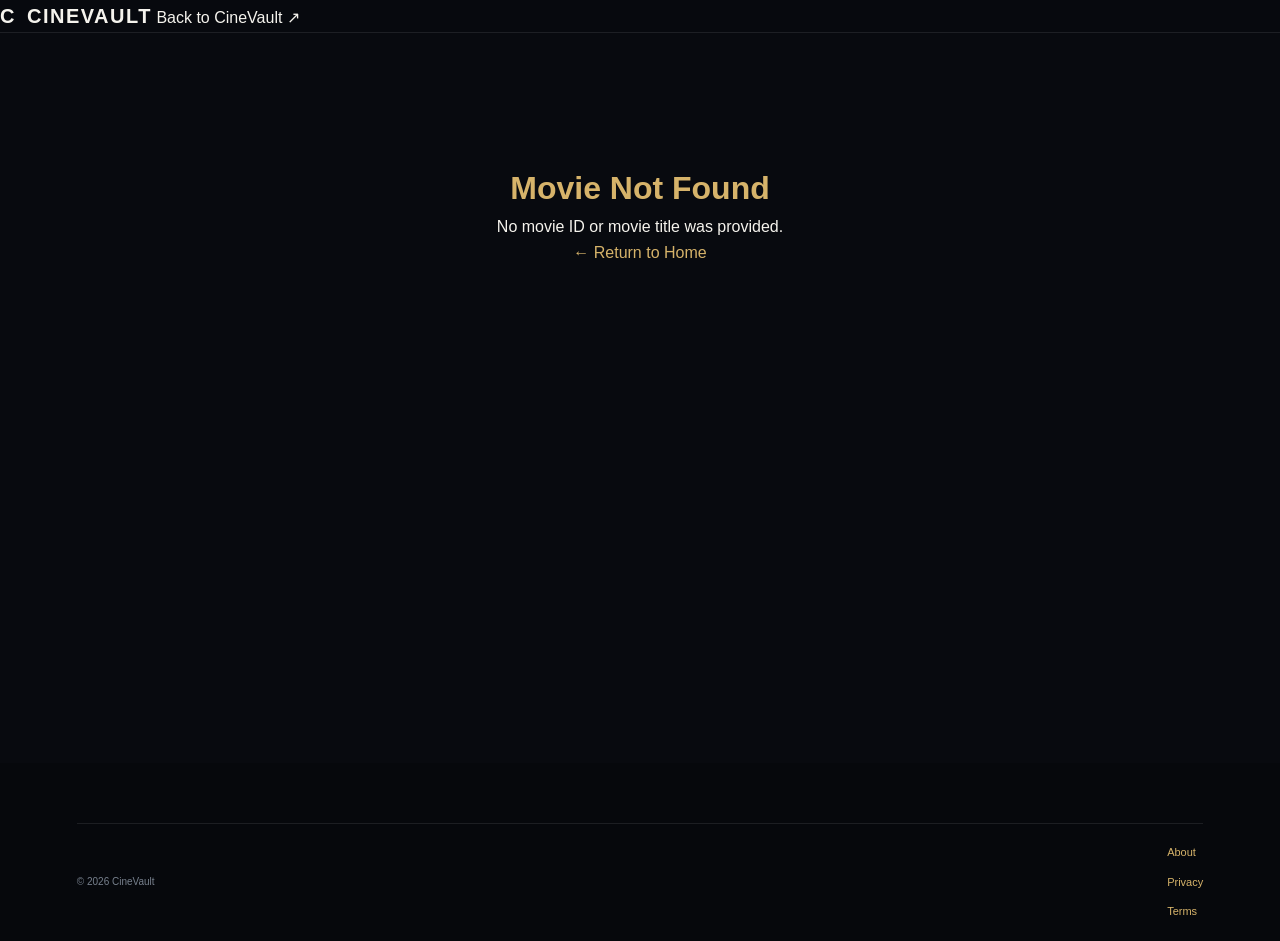
<file: movie.html>
<!DOCTYPE html>
<html lang="en">
<head>
  <meta charset="UTF-8">
  <meta name="viewport" content="width=device-width, initial-scale=1.0">
  <meta name="theme-color" content="#080a0f">

  <meta name="description" content="Explore movie details, ratings, descriptions and viewing options on CineVault.">
  <meta name="robots" content="index, follow">

  <title>Movie Details | CineVault</title>

  <!-- Technical SEO -->
  <link id="canonicalUrl" rel="canonical"
        href="https://cinevault.movie24.workers.dev/movie.html">

  <meta property="og:site_name" content="CineVault">
  <meta property="og:type" content="website">
  <meta property="og:url"
        content="https://cinevault.movie24.workers.dev/movie.html">
  <meta property="og:title" content="Movie Details | CineVault">
  <meta property="og:description"
        content="Explore movie details and information on CineVault.">
  <meta property="og:image"
        content="https://cinevault.movie24.workers.dev/favicon.png">

  <meta name="twitter:card" content="summary_large_image">
  <meta name="twitter:title" content="Movie Details | CineVault">
  <meta name="twitter:description"
        content="Explore movie details and information on CineVault.">
  <meta name="twitter:image"
        content="https://cinevault.movie24.workers.dev/favicon.png">

  <link rel="stylesheet" href="style.css">

  <style>
    .movie-details-page {
      min-height: 70vh;
      padding-bottom: 70px;
    }

    .movie-backdrop {
      min-height: 430px;
      position: relative;
      display: flex;
      align-items: end;
      padding: 55px 6%;
      background-color: #080a0f;
      background-size: cover;
      background-position: center;
    }

    .movie-detail-heading {
      width: 100%;
      max-width: 1200px;
      margin: 0 auto;
      position: relative;
      z-index: 1;
    }

    .movie-detail-heading h1 {
      font-size: clamp(32px, 5vw, 58px);
      margin: 12px 0;
      color: #fff;
      overflow-wrap: anywhere;
    }

    .movie-detail-meta {
      display: flex;
      flex-wrap: wrap;
      gap: 12px 22px;
      color: #ddd;
      margin: 15px 0 24px;
    }

    .movie-detail-meta span {
      color: #d6b36a;
    }

    .movie-detail-layout {
      max-width: 1200px;
      margin: 45px auto;
      padding: 0 6%;
      display: grid;
      grid-template-columns: 280px minmax(0, 1fr);
      gap: 42px;
    }

    .movie-detail-poster {
      width: 100%;
      aspect-ratio: 2 / 3;
      border-radius: 12px;
      object-fit: cover;
      background: #171a20;
      box-shadow: 0 12px 35px rgba(0,0,0,.4);
    }

    .movie-detail-info h2,
    .similar-movies h2 {
      color: #d6b36a;
      margin: 0 0 18px;
    }

    .movie-detail-description {
      color: #c4c4c4;
      line-height: 1.9;
      margin-bottom: 25px;
      white-space: pre-line;
      overflow-wrap: anywhere;
    }

    .movie-info-list {
      display: grid;
      grid-template-columns: repeat(2, minmax(0, 1fr));
      gap: 16px;
      margin: 25px 0;
    }

    .movie-info-item {
      background: #11151d;
      padding: 15px;
      border: 1px solid rgba(214,179,106,.13);
      border-radius: 9px;
      min-width: 0;
    }

    .movie-info-item small {
      display: block;
      color: #999;
      margin-bottom: 6px;
    }

    .movie-info-item strong {
      color: #eee;
      overflow-wrap: anywhere;
    }

    .movie-action-buttons {
      display: flex;
      flex-wrap: wrap;
      gap: 14px;
      margin-top: 28px;
    }

    .movie-action-buttons a,
    .movie-action-buttons button {
      display: inline-block;
      text-decoration: none;
      padding: 14px 25px;
      border-radius: 7px;
      font-weight: 700;
      text-align: center;
      transition: .2s;
      font-family: inherit;
      font-size: 14px;
      cursor: pointer;
    }

    .watch-button {
      background: #d6b36a;
      color: #080a0f;
      border: 1px solid #d6b36a;
    }

    .download-button {
      background: transparent;
      border: 1px solid #d6b36a;
      color: #d6b36a;
    }

    .movie-action-buttons a:hover,
    .movie-action-buttons button:hover {
      transform: translateY(-3px);
      opacity: .9;
    }

    .movie-unavailable {
      color: #aaa;
      margin-top: 18px;
      font-size: 14px;
    }

    .similar-movies {
      max-width: 1200px;
      margin: 55px auto 0;
      padding: 0 6%;
    }

    .similar-movies-grid {
      display: grid;
      grid-template-columns: repeat(5, minmax(0, 1fr));
      gap: 18px;
    }

    .similar-movie-card {
      color: #fff;
      text-decoration: none;
      min-width: 0;
    }

    .similar-movie-card img {
      width: 100%;
      aspect-ratio: 2 / 3;
      object-fit: cover;
      border-radius: 8px;
      background: #171a20;
    }

    .similar-movie-card h3 {
      font-size: 14px;
      margin: 9px 0 4px;
      overflow-wrap: anywhere;
    }

    .similar-movie-card p {
      color: #aaa;
      font-size: 12px;
    }

    .movie-error {
      max-width: 700px;
      margin: 100px auto;
      padding: 30px;
      text-align: center;
    }

    .movie-error h1 {
      color: #d6b36a;
    }

    .movie-error a {
      color: #d6b36a;
    }

    /* ADVERTISEMENT GATE */

    .cv-ad-overlay {
      position: fixed;
      inset: 0;
      z-index: 99999;
      display: none;
      align-items: center;
      justify-content: center;
      padding: 20px;
      background: rgba(0, 0, 0, .86);
      backdrop-filter: blur(7px);
    }

    .cv-ad-overlay.active {
      display: flex;
    }

    .cv-ad-modal {
      width: 100%;
      max-width: 460px;
      position: relative;
      background: #10141d;
      border: 1px solid rgba(214,179,106,.45);
      border-radius: 15px;
      padding: 30px 25px;
      box-shadow: 0 20px 70px rgba(0,0,0,.65);
      text-align: center;
      animation: cvModalIn .22s ease;
    }

    @keyframes cvModalIn {
      from {
        opacity: 0;
        transform: translateY(15px) scale(.98);
      }
      to {
        opacity: 1;
        transform: translateY(0) scale(1);
      }
    }

    .cv-ad-close {
      position: absolute;
      right: 13px;
      top: 10px;
      border: none;
      background: transparent;
      color: #aaa;
      font-size: 26px;
      cursor: pointer;
      line-height: 1;
    }

    .cv-ad-close:hover {
      color: #fff;
    }

    .cv-ad-icon {
      width: 58px;
      height: 58px;
      margin: 0 auto 15px;
      display: flex;
      align-items: center;
      justify-content: center;
      border-radius: 50%;
      background: rgba(214,179,106,.12);
      color: #d6b36a;
      font-size: 27px;
    }

    .cv-ad-modal h2 {
      color: #d6b36a;
      font-size: 23px;
      margin: 0 0 10px;
    }

    .cv-ad-description {
      color: #bbb;
      font-size: 14px;
      line-height: 1.7;
      margin: 0 0 20px;
    }

    .cv-ad-progress-label {
      display: flex;
      justify-content: space-between;
      gap: 10px;
      color: #ddd;
      font-size: 13px;
      margin-bottom: 9px;
    }

    .cv-ad-progress-track {
      width: 100%;
      height: 9px;
      overflow: hidden;
      border-radius: 20px;
      background: #252b36;
      margin-bottom: 22px;
    }

    .cv-ad-progress-fill {
      width: 0;
      height: 100%;
      border-radius: 20px;
      background: linear-gradient(90deg, #a9823d, #e9ca82);
      transition: width .25s ease;
    }

    .cv-ad-visit,
    .cv-ad-continue {
      width: 100%;
      min-height: 48px;
      padding: 13px 18px;
      border-radius: 7px;
      font-size: 14px;
      font-weight: 700;
      cursor: pointer;
      transition: .2s;
      font-family: inherit;
    }

    .cv-ad-visit {
      border: 1px solid #d6b36a;
      background: #d6b36a;
      color: #080a0f;
    }

    .cv-ad-continue {
      margin-top: 11px;
      border: 1px solid #d6b36a;
      background: transparent;
      color: #d6b36a;
    }

    .cv-ad-visit:hover,
    .cv-ad-continue:not(:disabled):hover {
      opacity: .88;
      transform: translateY(-2px);
    }

    .cv-ad-continue:disabled {
      opacity: .35;
      cursor: not-allowed;
    }

    .cv-ad-status {
      min-height: 22px;
      color: #d6b36a;
      font-size: 12px;
      line-height: 1.6;
      margin: 13px 0 0;
    }

    .cv-ad-note {
      color: #777;
      font-size: 11px;
      line-height: 1.6;
      margin: 14px 0 0;
    }

    .cv-ad-no-url {
      color: #ff9999;
      font-size: 13px;
      line-height: 1.6;
      margin: 12px 0 0;
    }

    @media (max-width: 900px) {
      .similar-movies-grid {
        grid-template-columns: repeat(3, minmax(0, 1fr));
      }
    }

    @media (max-width: 700px) {
      .movie-backdrop {
        min-height: 330px;
        padding: 35px 5%;
      }

      .movie-detail-layout {
        grid-template-columns: 1fr;
        gap: 25px;
        margin-top: 30px;
      }

      .movie-detail-poster {
        max-width: 220px;
        margin: 0 auto;
      }

      .movie-info-list {
        grid-template-columns: 1fr 1fr;
      }

      .similar-movies-grid {
        grid-template-columns: repeat(2, minmax(0, 1fr));
      }

      .movie-action-buttons a,
      .movie-action-buttons button {
        flex: 1 1 130px;
      }

      .cv-ad-modal {
        padding: 28px 19px 22px;
      }
    }

    @media (max-width: 380px) {
      .movie-info-list {
        grid-template-columns: 1fr;
      }
    }
  </style>
</head>

<body>

<header class="site-header">
  <a class="brand"
     href="index.html"
     target="_blank"
     rel="noopener noreferrer"
     aria-label="CineVault Home">
    <span class="brand-mark">C</span>
    <span>CINE<span>VAULT</span></span>
  </a>

  <a class="header-cta"
     href="index.html"
     target="_blank"
     rel="noopener noreferrer">
    Back to CineVault ↗
  </a>
</header>

<!-- Loading Movie text removed. -->
<main id="movieDetails" class="movie-details-page"></main>

<footer class="site-footer">
  <div class="footer-bottom">
    <span>© <span id="year"></span> CineVault</span>

    <div class="footer-links">
      <a href="about.html" target="_blank" rel="noopener noreferrer">About</a>
      <a href="privacy.html" target="_blank" rel="noopener noreferrer">Privacy</a>
      <a href="terms.html" target="_blank" rel="noopener noreferrer">Terms</a>
    </div>
  </div>
</footer>

<script>
(function () {
  "use strict";

  const container = document.getElementById("movieDetails");

  document.getElementById("year").textContent =
    new Date().getFullYear();

  const params = new URLSearchParams(window.location.search);

  const requestedId = params.get("id");
  const requestedSlug = params.get("title");

  /*
    TECHNICAL SEO:
    Set a canonical URL for the requested movie.
  */

  const canonicalElement = document.getElementById("canonicalUrl");
  const ogUrlElement = document.querySelector('meta[property="og:url"]');

  if (canonicalElement) {
    const canonicalUrl = new URL(
      window.location.pathname,
      window.location.origin
    );

    if (requestedId) {
      canonicalUrl.searchParams.set("id", requestedId);
    } else if (requestedSlug) {
      canonicalUrl.searchParams.set("title", requestedSlug);
    }

    canonicalElement.href = canonicalUrl.href;

    if (ogUrlElement) {
      ogUrlElement.content = canonicalUrl.href;
    }
  }

  let activeDownload = null;
  let currentMovie = null;

  const memoryProgress = Object.create(null);

  function escapeHTML(value) {
    return String(value ?? "").replace(/[&<>"']/g, function (char) {
      return {
        "&": "&amp;",
        "<": "&lt;",
        ">": "&gt;",
        '"': "&quot;",
        "'": "&#039;"
      }[char];
    });
  }

  function validURL(value) {
    if (!value) return "";

    try {
      const parsed = new URL(String(value).trim());

      if (!["https:", "http:"].includes(parsed.protocol)) {
        return "";
      }

      return parsed.href;
    } catch {
      return "";
    }
  }

  function validImage(value) {
    return validURL(value);
  }

  function openNewTab(url) {
    const safeUrl = validURL(url);

    if (!safeUrl) return null;

    const newWindow = window.open(safeUrl, "_blank");

    if (newWindow) {
      try {
        newWindow.opener = null;
      } catch {
        // Ignore cross-origin opener restrictions.
      }
    }

    return newWindow;
  }

  function fallbackArtwork(title) {
    const safeTitle = escapeHTML(title || "CineVault");

    const svg = `
      <svg xmlns="http://www.w3.org/2000/svg"
           width="500" height="750">
        <rect width="100%" height="100%" fill="#11151d"/>
        <text x="50%" y="47%"
              fill="#d6b36a"
              font-size="30"
              text-anchor="middle"
              font-family="Arial">CINEVAULT</text>
        <text x="50%" y="55%"
              fill="#ffffff"
              font-size="22"
              text-anchor="middle"
              font-family="Arial">${safeTitle}</text>
      </svg>
    `;

    return "data:image/svg+xml;charset=UTF-8," +
      encodeURIComponent(svg);
  }

  function normalizeMovie(movie) {
    const rawAdCount = Number(
      movie.adCount ?? movie.ad_count ?? 4
    );

    return {
      ...movie,

      id: movie.id,
      title: movie.title || "Untitled Movie",
      poster: movie.poster || "",
      backdrop: movie.backdrop || "",
      description: movie.description || "",

      year: movie.year || "",
      genre: movie.genre || "",
      rating: movie.rating ?? "",
      duration: movie.duration || "",
      language: movie.language || "",
      country: movie.country || "",
      director: movie.director || "",
      quality: movie.quality || "",

      watchUrl: movie.watchUrl || movie.watch_url || "",

      downloadUrl:
        movie.downloadUrl || movie.download_url || "",

      downloadUrl2:
        movie.downloadUrl2 || movie.download_url_2 || "",

      adUrl: validURL(movie.adUrl || movie.ad_url || ""),

      adCount: Number.isFinite(rawAdCount)
        ? Math.max(4, Math.min(1000, Math.floor(rawAdCount)))
        : 4
    };
  }

  function createInfoItem(label, value) {
    return `
      <div class="movie-info-item">
        <small>${escapeHTML(label)}</small>
        <strong>${escapeHTML(value || "N/A")}</strong>
      </div>
    `;
  }

  function createMovieCard(movie) {
    const poster =
      validImage(movie.poster) ||
      fallbackArtwork(movie.title);

    return `
      <a class="similar-movie-card"
         href="movie.html?id=${encodeURIComponent(movie.id)}"
         target="_blank"
         rel="noopener noreferrer">

        <img
          src="${escapeHTML(poster)}"
          alt="${escapeHTML(movie.title)} poster"
          loading="lazy"
          data-fallback="${escapeHTML(fallbackArtwork(movie.title))}">

        <h3>${escapeHTML(movie.title)}</h3>
        <p>${escapeHTML(movie.year || "Year unavailable")}</p>
      </a>
    `;
  }

  function getProgressKey(movieId, downloadType) {
    return "cinevault_ad_progress_" +
      String(movieId) + "_" + String(downloadType);
  }

  function getAdProgress(movieId, downloadType) {
    const key = getProgressKey(movieId, downloadType);

    try {
      const value = Number(sessionStorage.getItem(key) || 0);
      return Math.max(0, Math.floor(value));
    } catch {
      return Number(memoryProgress[key] || 0);
    }
  }

  function saveAdProgress(movieId, downloadType, count) {
    const key = getProgressKey(movieId, downloadType);

    memoryProgress[key] = count;

    try {
      sessionStorage.setItem(key, String(count));
    } catch {
      // Memory fallback remains active.
    }
  }

  function clearAdProgress(movieId, downloadType) {
    const key = getProgressKey(movieId, downloadType);

    delete memoryProgress[key];

    try {
      sessionStorage.removeItem(key);
    } catch {
      // Ignore unavailable storage.
    }
  }

  function createAdModal() {
    const existing = document.getElementById("cvAdOverlay");

    if (existing) {
      existing.remove();
    }

    const overlay = document.createElement("div");

    overlay.id = "cvAdOverlay";
    overlay.className = "cv-ad-overlay";

    overlay.innerHTML = `
      <div
        class="cv-ad-modal"
        role="dialog"
        aria-modal="true"
        aria-labelledby="cvAdTitle">

        <button
          type="button"
          class="cv-ad-close"
          id="cvAdClose"
          aria-label="Close advertisement dialog">
          &times;
        </button>

        <div class="cv-ad-icon">↗</div>

        <h2 id="cvAdTitle">Unlock Your Download</h2>

        <p class="cv-ad-description" id="cvAdDescription">
          Complete the advertisement steps to unlock your download.
        </p>

        <div class="cv-ad-progress-label">
          <span>Advertisement Progress</span>
          <strong id="cvAdCounter">0 / 4</strong>
        </div>

        <div
          class="cv-ad-progress-track"
          role="progressbar"
          aria-label="Advertisement progress"
          aria-valuemin="0"
          aria-valuemax="4"
          aria-valuenow="0"
          id="cvAdProgressBar">

          <div
            class="cv-ad-progress-fill"
            id="cvAdProgressFill">
          </div>
        </div>

        <button
          type="button"
          class="cv-ad-visit"
          id="cvAdVisit">
          ↗ VISIT ADVERTISEMENT
        </button>

        <button
          type="button"
          class="cv-ad-continue"
          id="cvAdContinue"
          disabled>
          ↓ CONTINUE TO DOWNLOAD
        </button>

        <p
          class="cv-ad-status"
          id="cvAdStatus"
          aria-live="polite">
        </p>

        <p class="cv-ad-note">
          Each successful advertisement tab opening counts as one step.
        </p>

      </div>
    `;

    document.body.appendChild(overlay);

    document.getElementById("cvAdClose").addEventListener(
      "click",
      closeAdModal
    );

    document.getElementById("cvAdVisit").addEventListener(
      "click",
      visitAdvertisement
    );

    document.getElementById("cvAdContinue").addEventListener(
      "click",
      continueToDownload
    );

    overlay.addEventListener("click", function (event) {
      if (event.target === overlay) {
        closeAdModal();
      }
    });

    return overlay;
  }

  function updateAdModal() {
    if (!activeDownload) return;

    const movie = activeDownload.movie;
    const type = activeDownload.type;

    const required = movie.adCount;
    const progress = getAdProgress(movie.id, type);

    const completed = Math.min(progress, required);
    const percentage = Math.min(
      100,
      (completed / required) * 100
    );

    const counter = document.getElementById("cvAdCounter");
    const fill = document.getElementById("cvAdProgressFill");
    const bar = document.getElementById("cvAdProgressBar");
    const visitButton = document.getElementById("cvAdVisit");
    const continueButton = document.getElementById("cvAdContinue");
    const status = document.getElementById("cvAdStatus");
    const description = document.getElementById("cvAdDescription");

    if (!counter || !fill || !bar || !visitButton ||
        !continueButton || !status || !description) {
      return;
    }

    counter.textContent = completed + " / " + required;
    fill.style.width = percentage + "%";

    bar.setAttribute("aria-valuemax", String(required));
    bar.setAttribute("aria-valuenow", String(completed));

    description.textContent =
      "Open the advertisement " + required +
      " times to unlock " +
      (type === "download1" ? "Download 1" : "Download 2") +
      " for " + movie.title + ".";

    const unlocked = progress >= required;

    continueButton.disabled = !unlocked;

    if (unlocked) {
      visitButton.textContent = "✓ AD STEPS COMPLETED";
      visitButton.disabled = true;

      status.textContent =
        "All advertisement steps completed. Your download is now unlocked.";

    } else {
      visitButton.disabled = false;
      visitButton.textContent = "↗ VISIT ADVERTISEMENT";

      status.textContent =
        "Complete " + (required - completed) +
        " more advertisement step(s).";
    }

    if (!movie.adUrl) {
      visitButton.disabled = true;
      continueButton.disabled = true;

      status.textContent =
        "Advertisement URL is not configured for this movie.";

      description.textContent =
        "The advertisement link has not been configured by the administrator.";

      visitButton.textContent = "ADVERTISEMENT UNAVAILABLE";
    }
  }

  function openAdModal(movie, type, downloadUrl) {
    if (!movie || !downloadUrl) return;

    activeDownload = {
      movie: movie,
      type: type,
      downloadUrl: downloadUrl
    };

    const overlay = document.getElementById("cvAdOverlay") ||
      createAdModal();

    overlay.classList.add("active");

    updateAdModal();

    const closeButton = document.getElementById("cvAdClose");

    if (closeButton) {
      closeButton.focus();
    }
  }

  function closeAdModal() {
    const overlay = document.getElementById("cvAdOverlay");

    if (overlay) {
      overlay.classList.remove("active");
    }

    activeDownload = null;
  }

  function visitAdvertisement() {
    if (!activeDownload) return;

    const movie = activeDownload.movie;
    const type = activeDownload.type;

    if (!movie.adUrl) {
      updateAdModal();
      return;
    }

    const currentProgress = getAdProgress(movie.id, type);

    if (currentProgress >= movie.adCount) {
      updateAdModal();
      return;
    }

    const adWindow = openNewTab(movie.adUrl);

    if (!adWindow) {
      document.getElementById("cvAdStatus").textContent =
        "Your browser blocked the advertisement tab. Please allow pop-ups and try again.";
      return;
    }

    const nextProgress = currentProgress + 1;

    saveAdProgress(movie.id, type, nextProgress);

    updateAdModal();
  }

  function continueToDownload() {
    if (!activeDownload) return;

    const movie = activeDownload.movie;
    const type = activeDownload.type;

    const progress = getAdProgress(movie.id, type);

    if (progress < movie.adCount) {
      updateAdModal();
      return;
    }

    const downloadUrl = activeDownload.downloadUrl;

    if (!downloadUrl) return;

    const downloadWindow = openNewTab(downloadUrl);

    if (!downloadWindow) {
      document.getElementById("cvAdStatus").textContent =
        "Your browser blocked the download tab. Please allow pop-ups and try again.";
      return;
    }

    clearAdProgress(movie.id, type);
    closeAdModal();
  }

  document.addEventListener("keydown", function (event) {
    if (event.key === "Escape") {
      closeAdModal();
    }
  });

  function renderMovie(movie, similarMovies) {
    currentMovie = movie;

    const poster =
      validImage(movie.poster) ||
      fallbackArtwork(movie.title);

    const backdrop =
      validImage(movie.backdrop) || poster;

    const watchUrl = validURL(movie.watchUrl);
    const downloadUrl = validURL(movie.downloadUrl);
    const downloadUrl2 = validURL(movie.downloadUrl2);

    document.title = movie.title + " | CineVault";

    const description = movie.description ||
      "Movie description is not available yet.";

    const buttons = [];

    if (watchUrl) {
      buttons.push(`
        <a class="watch-button"
           href="${escapeHTML(watchUrl)}"
           target="_blank"
           rel="noopener noreferrer">
          ▶ WATCH NOW
        </a>
      `);
    }

    if (downloadUrl) {
      buttons.push(`
        <button
          type="button"
          class="download-button"
          data-download-type="download1">
          ↓ DOWNLOAD 1
        </button>
      `);
    }

    if (downloadUrl2) {
      buttons.push(`
        <button
          type="button"
          class="download-button"
          data-download-type="download2">
          ↓ DOWNLOAD 2
        </button>
      `);
    }

    const similar = Array.isArray(similarMovies)
      ? similarMovies
          .filter(item => String(item.id) !== String(movie.id))
          .slice(0, 8)
          .map(normalizeMovie)
      : [];

    container.innerHTML = `
      <section class="movie-backdrop" id="movieBackdrop">
        <div class="movie-detail-heading">
          <div class="eyebrow">MOVIE DETAILS</div>

          <h1>${escapeHTML(movie.title)}</h1>

          <div class="movie-detail-meta">
            <span>★ ${escapeHTML(movie.rating || "N/A")}</span>
            <span>${escapeHTML(movie.year || "Year unavailable")}</span>
            <span>${escapeHTML(movie.genre || "Genre unavailable")}</span>
            <span>${escapeHTML(movie.duration || "Duration unavailable")}</span>
          </div>
        </div>
      </section>

      <section class="movie-detail-layout">

        <div>
          <img
            class="movie-detail-poster"
            id="mainMoviePoster"
            src="${escapeHTML(poster)}"
            alt="${escapeHTML(movie.title)} poster">
        </div>

        <div class="movie-detail-info">

          <h2>About the Movie</h2>

          <p class="movie-detail-description">${escapeHTML(description)}</p>

          <div class="movie-info-list">
            ${createInfoItem("Release Year", movie.year)}
            ${createInfoItem("Genre", movie.genre)}
            ${createInfoItem("Language", movie.language)}
            ${createInfoItem("Country", movie.country)}
            ${createInfoItem("Director", movie.director)}
            ${createInfoItem("Duration", movie.duration)}
            ${createInfoItem("Quality", movie.quality)}
            ${createInfoItem("Rating", movie.rating)}
          </div>

          ${
            buttons.length
              ? `<div class="movie-action-buttons">${buttons.join("")}</div>`
              : `<p class="movie-unavailable">
                   Viewing and download links have not been added
                   for this movie yet.
                 </p>`
          }

        </div>
      </section>

      ${
        similar.length
          ? `
            <section class="similar-movies">
              <h2>Similar Movies</h2>

              <div class="similar-movies-grid">
                ${similar.map(createMovieCard).join("")}
              </div>
            </section>
          `
          : ""
      }
    `;

    createAdModal();

    // Download button event delegation.
    container.onclick = function (event) {
      const button = event.target.closest(
        "[data-download-type]"
      );

      if (!button) return;

      const type = button.dataset.downloadType;

      let targetUrl = "";

      if (type === "download1") {
        targetUrl = downloadUrl;
      }

      if (type === "download2") {
        targetUrl = downloadUrl2;
      }

      if (!targetUrl) return;

      openAdModal(movie, type, targetUrl);
    };

    const backdropElement =
      document.getElementById("movieBackdrop");

    if (backdropElement) {
      const safeBackdrop = backdrop.replace(
        /["\\\n\r]/g,
        "\\$&"
      );

      backdropElement.style.backgroundImage = `
        linear-gradient(
          0deg,
          #080a0f 5%,
          rgba(8,10,15,.55) 65%,
          rgba(8,10,15,.25)
        ),
        url("${safeBackdrop}")
      `;
    }

    const mainPoster =
      document.getElementById("mainMoviePoster");

    if (mainPoster) {
      mainPoster.addEventListener("error", function () {
        this.src = fallbackArtwork(movie.title);
      }, { once: true });
    }

    container.querySelectorAll("img[data-fallback]").forEach(img => {
      img.addEventListener("error", function () {
        this.src = this.dataset.fallback;
      }, { once: true });
    });
  }

  function showError(title, message) {
    document.title = title + " | CineVault";

    container.innerHTML = `
      <div class="movie-error">
        <h1>${escapeHTML(title)}</h1>
        <p>${escapeHTML(message)}</p>
        <p>
          <a href="index.html"
             target="_blank"
             rel="noopener noreferrer">
            ← Return to Home
          </a>
        </p>
      </div>
    `;
  }

  async function loadMovie() {
    const identifier = requestedId || requestedSlug;

    if (!identifier) {
      showError(
        "Movie Not Found",
        "No movie ID or movie title was provided."
      );
      return;
    }

    if (!/^[a-zA-Z0-9_-]+$/.test(identifier)) {
      showError(
        "Invalid Movie Link",
        "The movie address is not valid."
      );
      return;
    }

    try {
      const response = await fetch(
        "/api/movies/" + encodeURIComponent(identifier),
        {
          method: "GET",
          cache: "no-store",
          headers: {
            "Accept": "application/json"
          }
        }
      );

      if (response.status === 404) {
        showError(
          "Movie Not Found",
          "Sorry, this movie could not be found in our catalogue."
        );
        return;
      }

      if (!response.ok) {
        throw new Error("API request failed: " + response.status);
      }

      const data = await response.json();

      // Correct API response validation.
      if (!data || !data.success || !data.movie) {
        showError(
          "Movie Not Found",
          data?.message || "The requested movie could not be loaded."
        );
        return;
      }

      const movie = normalizeMovie(data.movie);

      if (movie.id === undefined || movie.id === null) {
        showError(
          "Invalid Movie Data",
          "The movie information received from the database is incomplete."
        );
        return;
      }

      const similarMovies = Array.isArray(data.similarMovies)
        ? data.similarMovies
        : [];

      renderMovie(movie, similarMovies);

    } catch (error) {
      console.error("CineVault Movie Loading Error:", error);

      showError(
        "Unable to Load Movie",
        "We could not connect to the movie database. Please refresh the page and try again."
      );
    }
  }

  // Start loading the requested movie.
  loadMovie();

})();
</script>

</body>
</html>
</file>
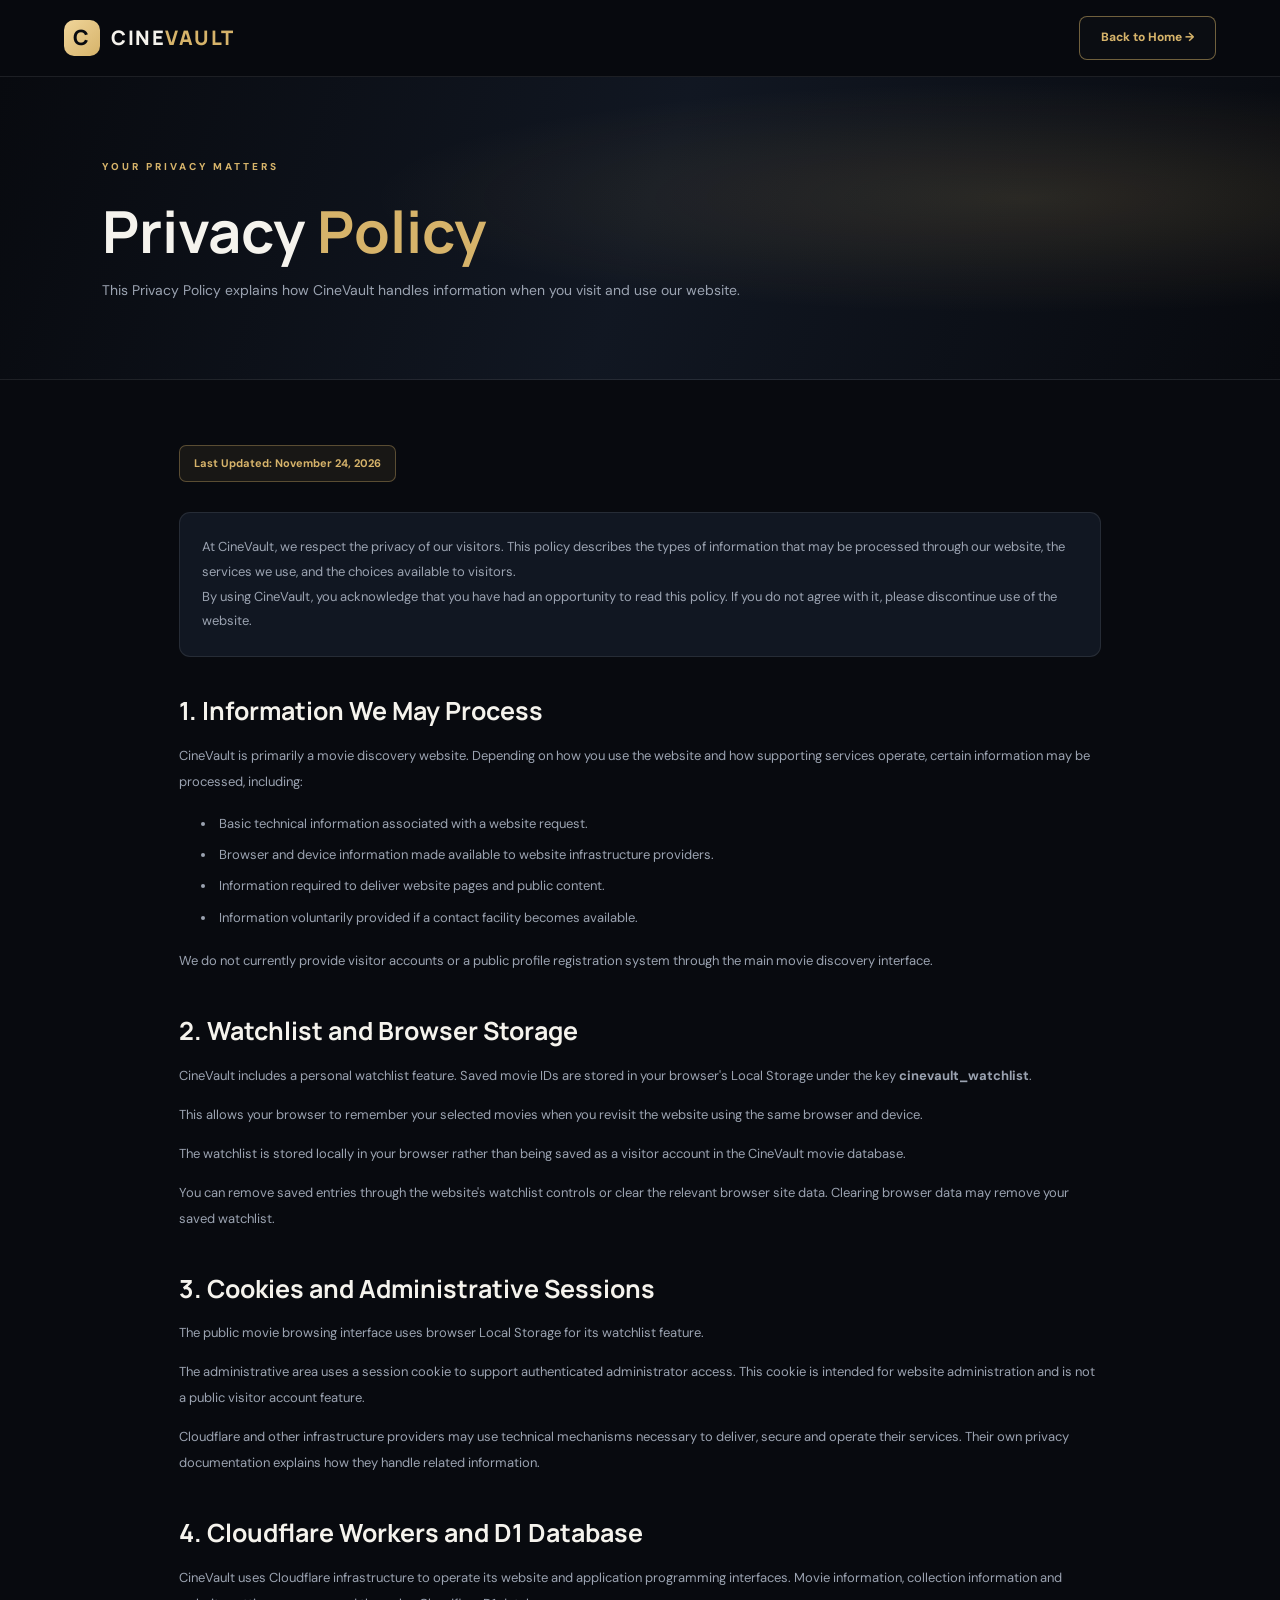
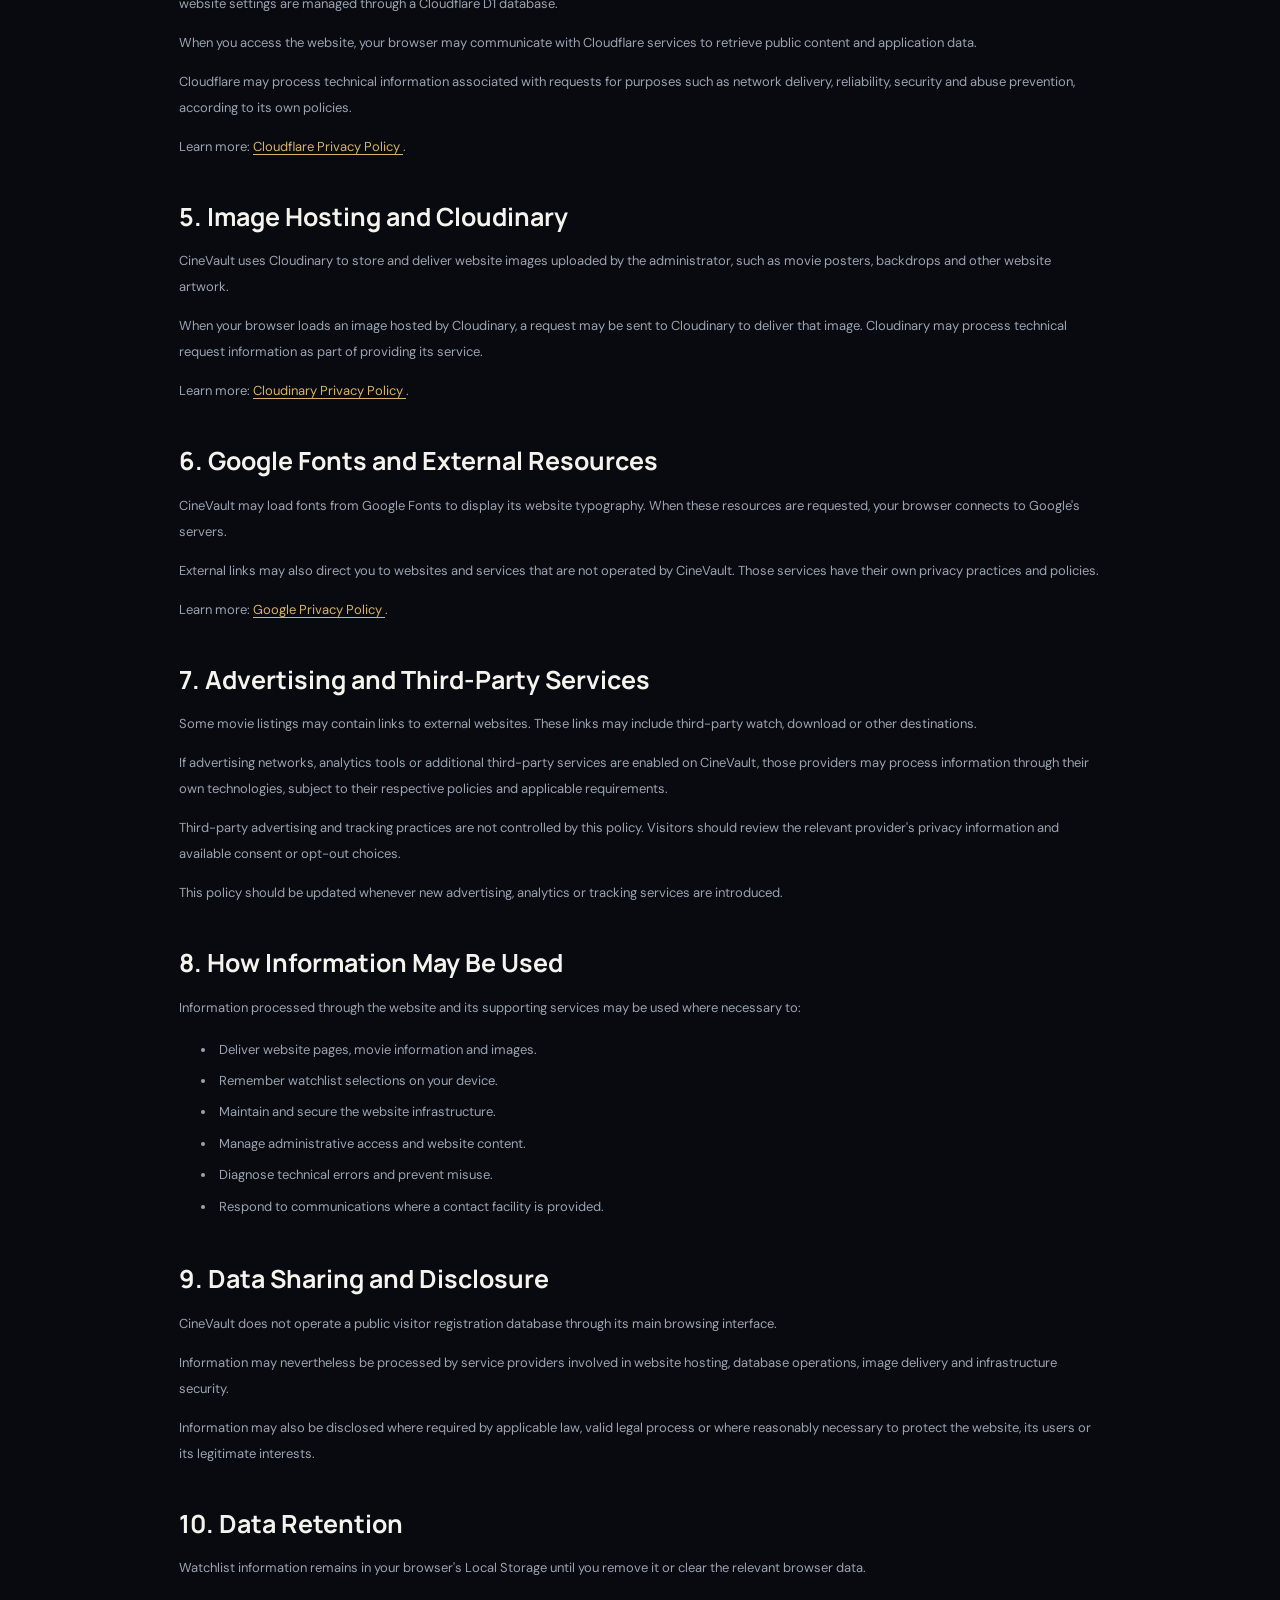
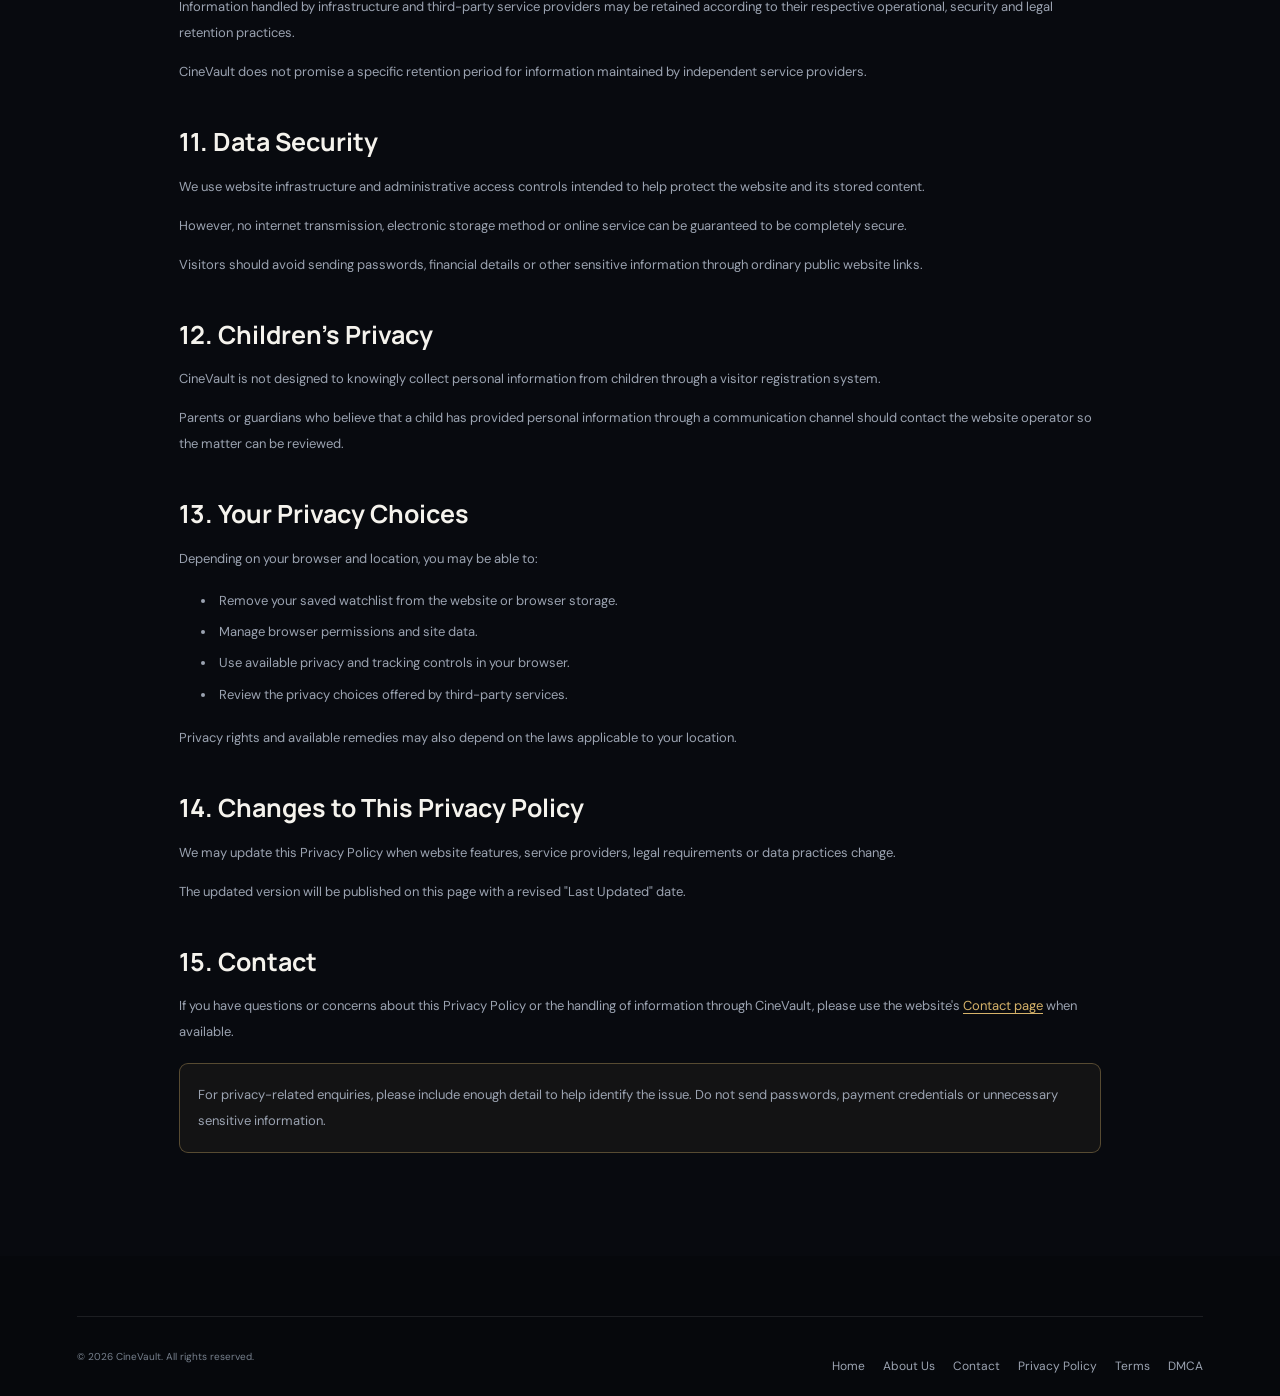
<file: privacy.html>
<!DOCTYPE html>
<html lang="en">
<head>
  <meta charset="UTF-8">
  <meta name="viewport" content="width=device-width, initial-scale=1.0">

  <title>Privacy Policy | CineVault</title>

  <meta name="description" content="Read the CineVault Privacy Policy to understand how website information, browser storage, third-party services and external links are handled.">

  <meta name="robots" content="index, follow">
  <meta name="theme-color" content="#080a0f">

  <meta property="og:title" content="Privacy Policy | CineVault">
  <meta property="og:description" content="Learn how CineVault handles information and protects your privacy.">
  <meta property="og:type" content="website">
  <meta property="og:site_name" content="CineVault">

  <link rel="preconnect" href="https://fonts.googleapis.com">
  <link rel="preconnect" href="https://fonts.gstatic.com" crossorigin>

  <link href="https://fonts.googleapis.com/css2?family=DM+Sans:wght@400;500;600;700;800&family=Manrope:wght@400;500;600;700;800&display=swap" rel="stylesheet">

  <link rel="stylesheet" href="style.css">

  <style>
    .policy-hero {
      padding: 75px 8%;
      background:
        radial-gradient(
          ellipse at 80% 40%,
          rgba(214,179,106,.15),
          transparent 45%
        ),
        linear-gradient(110deg,#080a0f,#111722,#080a0f);
      border-bottom: 1px solid var(--line);
    }

    .policy-hero h1 {
      margin: 18px 0 12px;
      font-family: var(--heading);
      font-size: clamp(36px,5vw,58px);
      line-height: 1.2;
    }

    .policy-hero p {
      max-width: 650px;
      color: var(--muted);
      font-size: 14px;
      line-height: 1.9;
    }

    .policy-container {
      width: 100%;
      max-width: 1050px;
      margin: auto;
      padding: 65px 5%;
    }

    .policy-updated {
      display: inline-block;
      margin-bottom: 30px;
      padding: 9px 14px;
      color: var(--gold);
      background: rgba(214,179,106,.08);
      border: 1px solid var(--gold-line);
      border-radius: 7px;
      font-size: 11px;
      font-weight: 700;
    }

    .policy-intro {
      margin-bottom: 35px;
      padding: 22px;
      background: var(--panel);
      border: 1px solid var(--line);
      border-radius: 11px;
    }

    .policy-intro p {
      color: var(--muted);
      font-size: 13px;
      line-height: 1.9;
    }

    .policy-section {
      margin-bottom: 38px;
      scroll-margin-top: 100px;
    }

    .policy-section h2 {
      margin-bottom: 13px;
      font-family: var(--heading);
      font-size: clamp(19px,3vw,25px);
      line-height: 1.5;
    }

    .policy-section p {
      margin-bottom: 13px;
      color: var(--muted);
      font-size: 13px;
      line-height: 2;
    }

    .policy-section ul {
      margin: 12px 0 15px;
      padding-left: 22px;
      color: var(--muted);
    }

    .policy-section li {
      padding: 4px 0;
      font-size: 13px;
      line-height: 1.8;
    }

    .policy-section a {
      color: var(--gold);
      text-decoration: underline;
      text-underline-offset: 3px;
    }

    .policy-section a:hover {
      color: var(--gold2);
    }

    .policy-note {
      margin-top: 18px;
      padding: 18px;
      background: rgba(214,179,106,.055);
      border: 1px solid var(--gold-line);
      border-radius: 9px;
    }

    .policy-note p {
      margin: 0;
    }

    .policy-footer-links {
      display: flex;
      flex-wrap: wrap;
      justify-content: center;
      gap: 18px;
      margin-top: 20px;
    }

    .policy-footer-links a {
      color: var(--muted);
      font-size: 12px;
    }

    .policy-footer-links a:hover {
      color: var(--gold);
    }

    @media(max-width:700px) {
      .policy-hero {
        padding: 55px 6%;
      }

      .policy-container {
        padding: 45px 6%;
      }

      .policy-section {
        margin-bottom: 30px;
      }
    }
  </style>
</head>

<body>

  <a class="skip-link" href="#main-content">
    Skip to main content
  </a>

  <!-- HEADER -->
  <header class="site-header">

    <div class="header-inner">

      <a href="index.html" class="brand" aria-label="CineVault Home">
        <span class="brand-icon">C</span>
        <span>CINE<span class="gold-text">VAULT</span></span>
      </a>

      <div class="header-actions">
        <a href="index.html" class="btn btn-outline">
          Back to Home →
        </a>
      </div>

    </div>

  </header>

  <!-- HERO -->
  <main id="main-content">

    <section class="policy-hero">

      <span class="section-eyebrow">
        YOUR PRIVACY MATTERS
      </span>

      <h1>
        Privacy <span class="gold-text">Policy</span>
      </h1>

      <p>
        This Privacy Policy explains how CineVault handles
        information when you visit and use our website.
      </p>

    </section>

    <!-- POLICY CONTENT -->
    <section class="policy-container">

      <div class="policy-updated">
        Last Updated: November 24, 2026
      </div>

      <div class="policy-intro">

        <p>
          At CineVault, we respect the privacy of our visitors.
          This policy describes the types of information that
          may be processed through our website, the services
          we use, and the choices available to visitors.
        </p>

        <p>
          By using CineVault, you acknowledge that you have
          had an opportunity to read this policy. If you do
          not agree with it, please discontinue use of the
          website.
        </p>

      </div>

      <!-- 1 -->
      <section class="policy-section">

        <h2>
          1. Information We May Process
        </h2>

        <p>
          CineVault is primarily a movie discovery website.
          Depending on how you use the website and how
          supporting services operate, certain information
          may be processed, including:
        </p>

        <ul>
          <li>Basic technical information associated with a website request.</li>
          <li>Browser and device information made available to website infrastructure providers.</li>
          <li>Information required to deliver website pages and public content.</li>
          <li>Information voluntarily provided if a contact facility becomes available.</li>
        </ul>

        <p>
          We do not currently provide visitor accounts or
          a public profile registration system through the
          main movie discovery interface.
        </p>

      </section>

      <!-- 2 -->
      <section class="policy-section">

        <h2>
          2. Watchlist and Browser Storage
        </h2>

        <p>
          CineVault includes a personal watchlist feature.
          Saved movie IDs are stored in your browser's
          Local Storage under the key
          <strong>cinevault_watchlist</strong>.
        </p>

        <p>
          This allows your browser to remember your selected
          movies when you revisit the website using the same
          browser and device.
        </p>

        <p>
          The watchlist is stored locally in your browser
          rather than being saved as a visitor account in
          the CineVault movie database.
        </p>

        <p>
          You can remove saved entries through the website's
          watchlist controls or clear the relevant browser
          site data. Clearing browser data may remove your
          saved watchlist.
        </p>

      </section>

      <!-- 3 -->
      <section class="policy-section">

        <h2>
          3. Cookies and Administrative Sessions
        </h2>

        <p>
          The public movie browsing interface uses browser
          Local Storage for its watchlist feature.
        </p>

        <p>
          The administrative area uses a session cookie
          to support authenticated administrator access.
          This cookie is intended for website administration
          and is not a public visitor account feature.
        </p>

        <p>
          Cloudflare and other infrastructure providers
          may use technical mechanisms necessary to deliver,
          secure and operate their services. Their own
          privacy documentation explains how they handle
          related information.
        </p>

      </section>

      <!-- 4 -->
      <section class="policy-section">

        <h2>
          4. Cloudflare Workers and D1 Database
        </h2>

        <p>
          CineVault uses Cloudflare infrastructure to operate
          its website and application programming interfaces.
          Movie information, collection information and
          website settings are managed through a Cloudflare
          D1 database.
        </p>

        <p>
          When you access the website, your browser may
          communicate with Cloudflare services to retrieve
          public content and application data.
        </p>

        <p>
          Cloudflare may process technical information
          associated with requests for purposes such as
          network delivery, reliability, security and
          abuse prevention, according to its own policies.
        </p>

        <p>
          Learn more:
          <a href="https://www.cloudflare.com/privacypolicy/"
             target="_blank"
             rel="noopener noreferrer">
            Cloudflare Privacy Policy
          </a>.
        </p>

      </section>

      <!-- 5 -->
      <section class="policy-section">

        <h2>
          5. Image Hosting and Cloudinary
        </h2>

        <p>
          CineVault uses Cloudinary to store and deliver
          website images uploaded by the administrator,
          such as movie posters, backdrops and other
          website artwork.
        </p>

        <p>
          When your browser loads an image hosted by
          Cloudinary, a request may be sent to Cloudinary
          to deliver that image. Cloudinary may process
          technical request information as part of
          providing its service.
        </p>

        <p>
          Learn more:
          <a href="https://cloudinary.com/privacy"
             target="_blank"
             rel="noopener noreferrer">
            Cloudinary Privacy Policy
          </a>.
        </p>

      </section>

      <!-- 6 -->
      <section class="policy-section">

        <h2>
          6. Google Fonts and External Resources
        </h2>

        <p>
          CineVault may load fonts from Google Fonts to
          display its website typography. When these
          resources are requested, your browser connects
          to Google's servers.
        </p>

        <p>
          External links may also direct you to websites
          and services that are not operated by CineVault.
          Those services have their own privacy practices
          and policies.
        </p>

        <p>
          Learn more:
          <a href="https://policies.google.com/privacy"
             target="_blank"
             rel="noopener noreferrer">
            Google Privacy Policy
          </a>.
        </p>

      </section>

      <!-- 7 -->
      <section class="policy-section">

        <h2>
          7. Advertising and Third-Party Services
        </h2>

        <p>
          Some movie listings may contain links to external
          websites. These links may include third-party
          watch, download or other destinations.
        </p>

        <p>
          If advertising networks, analytics tools or
          additional third-party services are enabled on
          CineVault, those providers may process information
          through their own technologies, subject to their
          respective policies and applicable requirements.
        </p>

        <p>
          Third-party advertising and tracking practices
          are not controlled by this policy. Visitors should
          review the relevant provider's privacy information
          and available consent or opt-out choices.
        </p>

        <p>
          This policy should be updated whenever new
          advertising, analytics or tracking services
          are introduced.
        </p>

      </section>

      <!-- 8 -->
      <section class="policy-section">

        <h2>
          8. How Information May Be Used
        </h2>

        <p>
          Information processed through the website and
          its supporting services may be used where
          necessary to:
        </p>

        <ul>
          <li>Deliver website pages, movie information and images.</li>
          <li>Remember watchlist selections on your device.</li>
          <li>Maintain and secure the website infrastructure.</li>
          <li>Manage administrative access and website content.</li>
          <li>Diagnose technical errors and prevent misuse.</li>
          <li>Respond to communications where a contact facility is provided.</li>
        </ul>

      </section>

      <!-- 9 -->
      <section class="policy-section">

        <h2>
          9. Data Sharing and Disclosure
        </h2>

        <p>
          CineVault does not operate a public visitor
          registration database through its main browsing
          interface.
        </p>

        <p>
          Information may nevertheless be processed by
          service providers involved in website hosting,
          database operations, image delivery and
          infrastructure security.
        </p>

        <p>
          Information may also be disclosed where required
          by applicable law, valid legal process or where
          reasonably necessary to protect the website,
          its users or its legitimate interests.
        </p>

      </section>

      <!-- 10 -->
      <section class="policy-section">

        <h2>
          10. Data Retention
        </h2>

        <p>
          Watchlist information remains in your browser's
          Local Storage until you remove it or clear the
          relevant browser data.
        </p>

        <p>
          Information handled by infrastructure and
          third-party service providers may be retained
          according to their respective operational,
          security and legal retention practices.
        </p>

        <p>
          CineVault does not promise a specific retention
          period for information maintained by independent
          service providers.
        </p>

      </section>

      <!-- 11 -->
      <section class="policy-section">

        <h2>
          11. Data Security
        </h2>

        <p>
          We use website infrastructure and administrative
          access controls intended to help protect the
          website and its stored content.
        </p>

        <p>
          However, no internet transmission, electronic
          storage method or online service can be
          guaranteed to be completely secure.
        </p>

        <p>
          Visitors should avoid sending passwords,
          financial details or other sensitive information
          through ordinary public website links.
        </p>

      </section>

      <!-- 12 -->
      <section class="policy-section">

        <h2>
          12. Children's Privacy
        </h2>

        <p>
          CineVault is not designed to knowingly collect
          personal information from children through a
          visitor registration system.
        </p>

        <p>
          Parents or guardians who believe that a child
          has provided personal information through a
          communication channel should contact the
          website operator so the matter can be reviewed.
        </p>

      </section>

      <!-- 13 -->
      <section class="policy-section">

        <h2>
          13. Your Privacy Choices
        </h2>

        <p>
          Depending on your browser and location, you may
          be able to:
        </p>

        <ul>
          <li>Remove your saved watchlist from the website or browser storage.</li>
          <li>Manage browser permissions and site data.</li>
          <li>Use available privacy and tracking controls in your browser.</li>
          <li>Review the privacy choices offered by third-party services.</li>
        </ul>

        <p>
          Privacy rights and available remedies may also
          depend on the laws applicable to your location.
        </p>

      </section>

      <!-- 14 -->
      <section class="policy-section">

        <h2>
          14. Changes to This Privacy Policy
        </h2>

        <p>
          We may update this Privacy Policy when website
          features, service providers, legal requirements
          or data practices change.
        </p>

        <p>
          The updated version will be published on this
          page with a revised "Last Updated" date.
        </p>

      </section>

      <!-- 15 -->
      <section class="policy-section">

        <h2>
          15. Contact
        </h2>

        <p>
          If you have questions or concerns about this
          Privacy Policy or the handling of information
          through CineVault, please use the website's
          <a href="contact.html">Contact page</a>
          when available.
        </p>

        <div class="policy-note">

          <p>
            For privacy-related enquiries, please include
            enough detail to help identify the issue.
            Do not send passwords, payment credentials
            or unnecessary sensitive information.
          </p>

        </div>

      </section>

    </section>

  </main>

  <!-- FOOTER -->
  <footer class="site-footer">

    <div class="footer-bottom">

      <p>
        © <span id="currentYear"></span>
        CineVault. All rights reserved.
      </p>

      <div class="policy-footer-links">
        <a href="index.html">Home</a>
        <a href="about.html">About Us</a>
        <a href="contact.html">Contact</a>
        <a href="privacy.html">Privacy Policy</a>
        <a href="terms.html">Terms</a>
        <a href="dmca.html">DMCA</a>
      </div>

    </div>

  </footer>

  <script>
    document.getElementById("currentYear").textContent =
      new Date().getFullYear();
  </script>

</body>
</html>
</file>
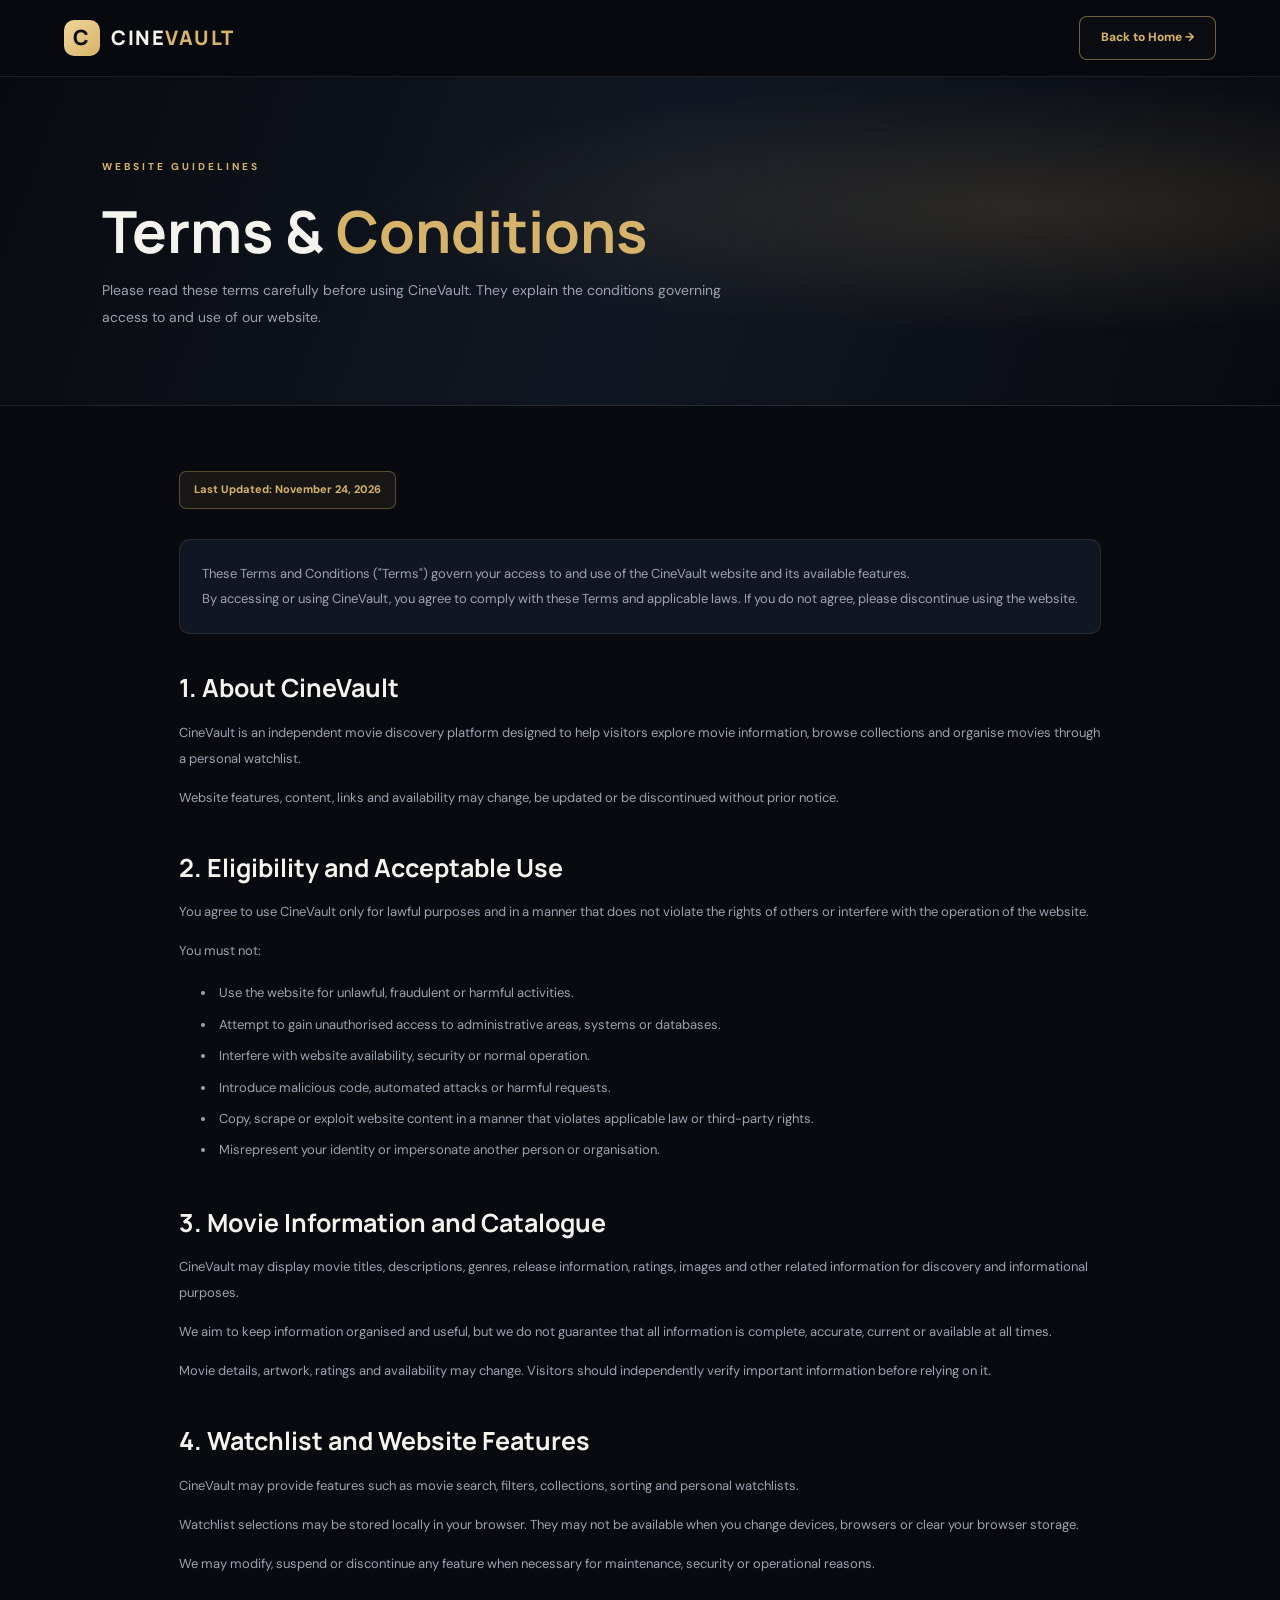
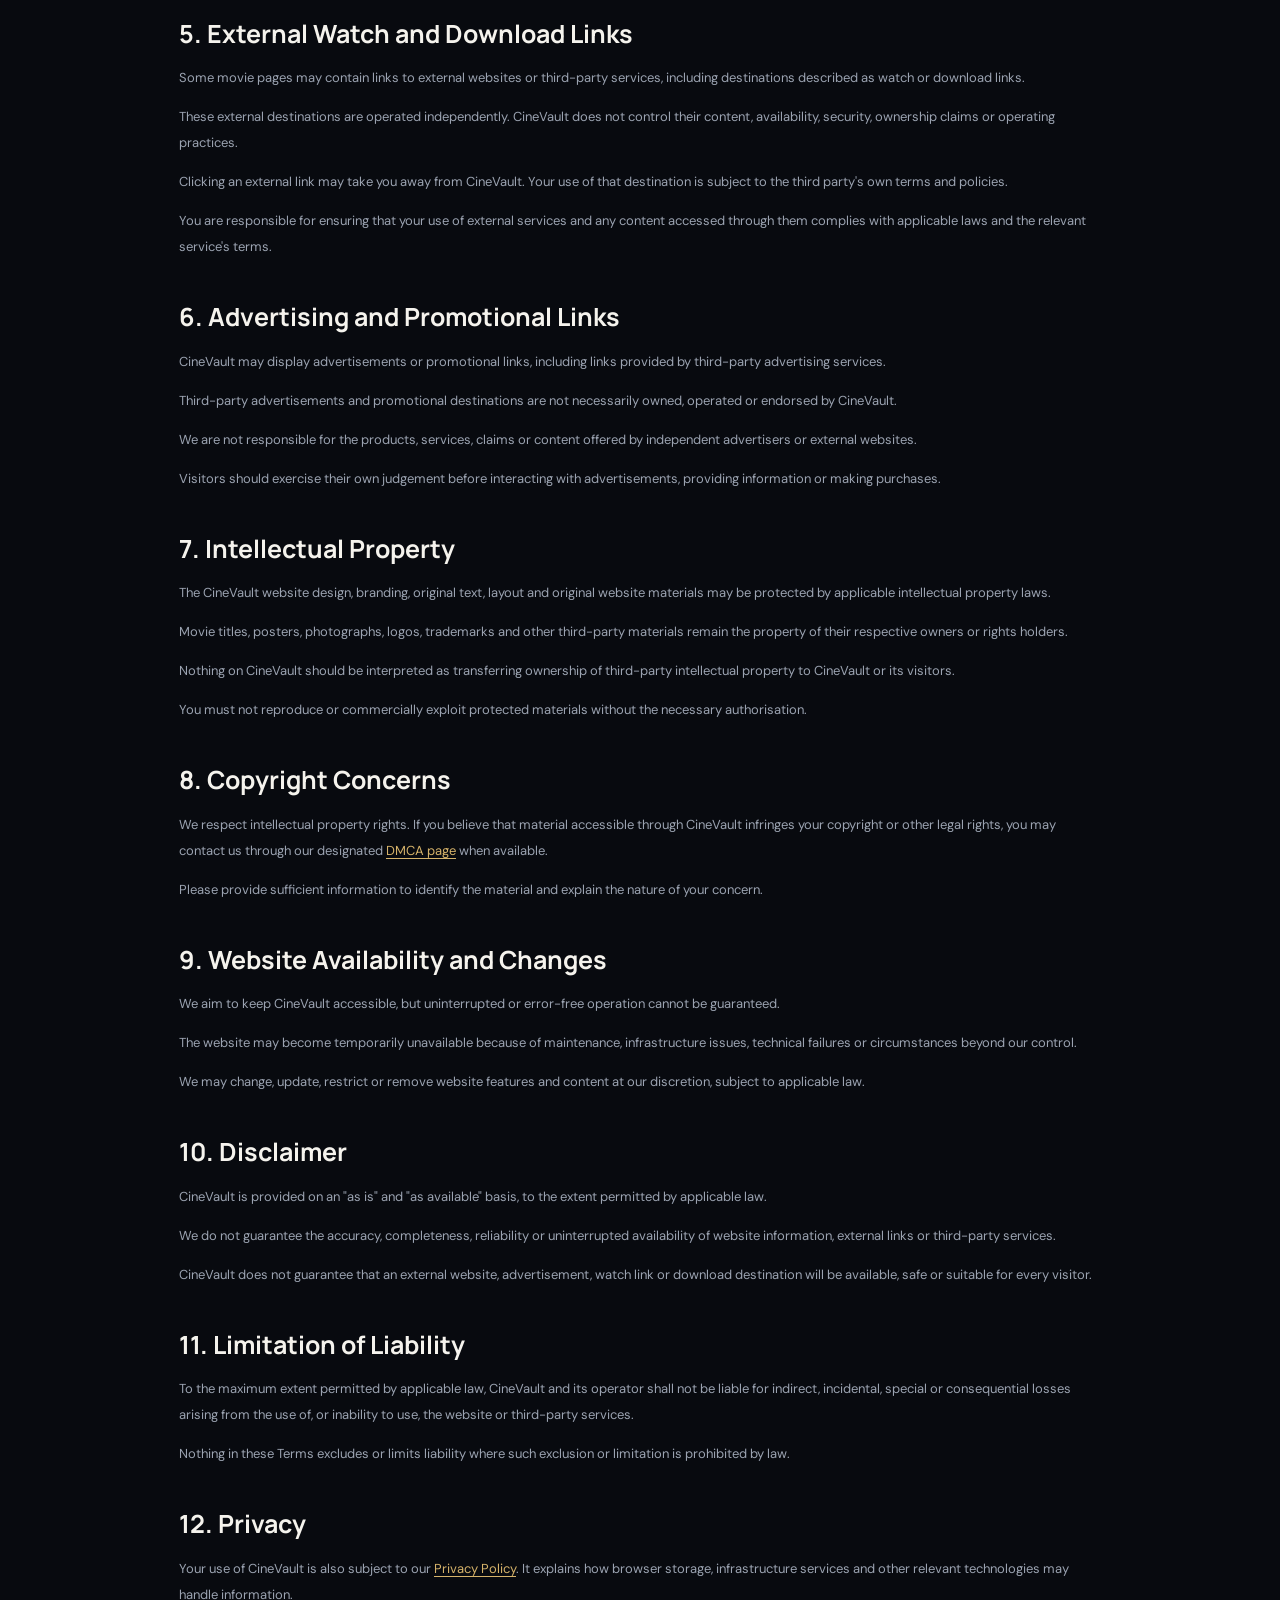
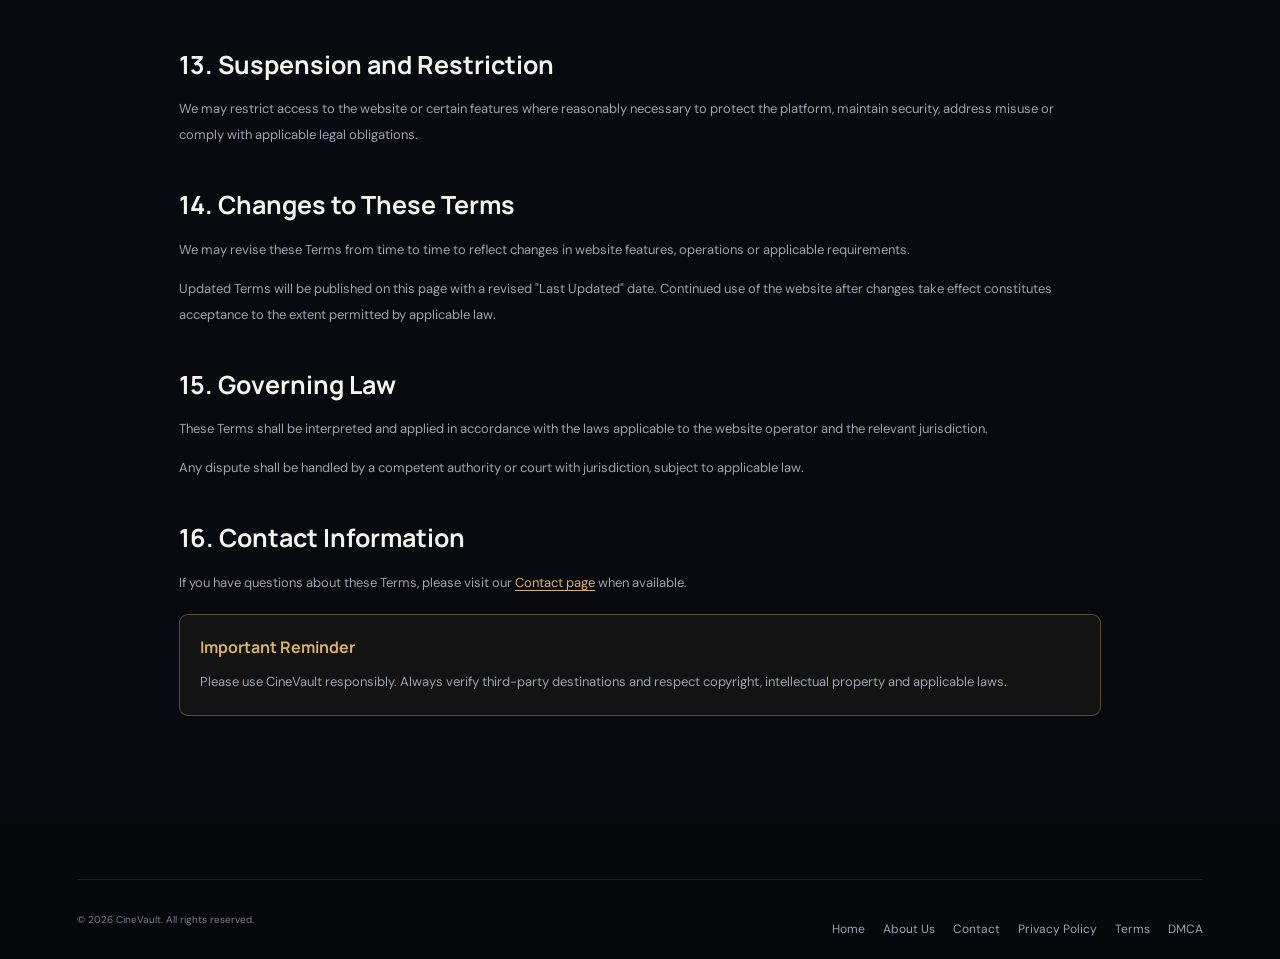
<file: terms.html>
<!DOCTYPE html>
<html lang="en">
<head>
  <meta charset="UTF-8">
  <meta name="viewport" content="width=device-width, initial-scale=1.0">

  <title>Terms & Conditions | CineVault</title>

  <meta name="description" content="Read CineVault's Terms and Conditions governing access to and use of our movie discovery website, content and external links.">

  <meta name="robots" content="index, follow">
  <meta name="theme-color" content="#080a0f">

  <meta property="og:title" content="Terms & Conditions | CineVault">
  <meta property="og:description" content="Understand the terms governing your use of CineVault.">
  <meta property="og:type" content="website">
  <meta property="og:site_name" content="CineVault">

  <link rel="preconnect" href="https://fonts.googleapis.com">
  <link rel="preconnect" href="https://fonts.gstatic.com" crossorigin>

  <link href="https://fonts.googleapis.com/css2?family=DM+Sans:wght@400;500;600;700;800&family=Manrope:wght@400;500;600;700;800&display=swap" rel="stylesheet">

  <link rel="stylesheet" href="style.css">

  <style>
    .terms-hero {
      padding: 75px 8%;
      background:
        radial-gradient(ellipse at 80% 40%,rgba(214,179,106,.15),transparent 45%),
        linear-gradient(110deg,#080a0f,#111722,#080a0f);
      border-bottom: 1px solid var(--line);
    }

    .terms-hero h1 {
      margin: 18px 0 12px;
      font-family: var(--heading);
      font-size: clamp(36px,5vw,58px);
      line-height: 1.2;
    }

    .terms-hero p {
      max-width: 650px;
      color: var(--muted);
      font-size: 14px;
      line-height: 1.9;
    }

    .terms-container {
      width: 100%;
      max-width: 1050px;
      margin: auto;
      padding: 65px 5%;
    }

    .terms-updated {
      display: inline-block;
      margin-bottom: 30px;
      padding: 9px 14px;
      color: var(--gold);
      background: rgba(214,179,106,.08);
      border: 1px solid var(--gold-line);
      border-radius: 7px;
      font-size: 11px;
      font-weight: 700;
    }

    .terms-intro {
      margin-bottom: 35px;
      padding: 22px;
      background: var(--panel);
      border: 1px solid var(--line);
      border-radius: 11px;
    }

    .terms-intro p {
      color: var(--muted);
      font-size: 13px;
      line-height: 1.9;
    }

    .terms-section {
      margin-bottom: 38px;
      scroll-margin-top: 100px;
    }

    .terms-section h2 {
      margin-bottom: 13px;
      font-family: var(--heading);
      font-size: clamp(19px,3vw,25px);
      line-height: 1.5;
    }

    .terms-section p {
      margin-bottom: 13px;
      color: var(--muted);
      font-size: 13px;
      line-height: 2;
    }

    .terms-section ul {
      margin: 12px 0 15px;
      padding-left: 22px;
      color: var(--muted);
    }

    .terms-section li {
      padding: 4px 0;
      font-size: 13px;
      line-height: 1.8;
    }

    .terms-section a {
      color: var(--gold);
      text-decoration: underline;
      text-underline-offset: 3px;
    }

    .terms-section a:hover {
      color: var(--gold2);
    }

    .terms-note {
      margin-top: 18px;
      padding: 20px;
      background: rgba(214,179,106,.055);
      border: 1px solid var(--gold-line);
      border-radius: 9px;
    }

    .terms-note h3 {
      margin-bottom: 9px;
      color: var(--gold);
      font-family: var(--heading);
      font-size: 16px;
    }

    .terms-note p {
      margin: 0;
    }

    .terms-footer-links {
      display: flex;
      flex-wrap: wrap;
      justify-content: center;
      gap: 18px;
      margin-top: 20px;
    }

    .terms-footer-links a {
      color: var(--muted);
      font-size: 12px;
    }

    .terms-footer-links a:hover {
      color: var(--gold);
    }

    @media(max-width:700px) {
      .terms-hero {
        padding: 55px 6%;
      }

      .terms-container {
        padding: 45px 6%;
      }

      .terms-section {
        margin-bottom: 30px;
      }
    }
  </style>
</head>

<body>

  <a class="skip-link" href="#main-content">
    Skip to main content
  </a>

  <!-- HEADER -->
  <header class="site-header">
    <div class="header-inner">

      <a href="index.html" class="brand" aria-label="CineVault Home">
        <span class="brand-icon">C</span>
        <span>CINE<span class="gold-text">VAULT</span></span>
      </a>

      <div class="header-actions">
        <a href="index.html" class="btn btn-outline">
          Back to Home →
        </a>
      </div>

    </div>
  </header>

  <!-- MAIN CONTENT -->
  <main id="main-content">

    <section class="terms-hero">

      <span class="section-eyebrow">
        WEBSITE GUIDELINES
      </span>

      <h1>
        Terms &amp; <span class="gold-text">Conditions</span>
      </h1>

      <p>
        Please read these terms carefully before using
        CineVault. They explain the conditions governing
        access to and use of our website.
      </p>

    </section>

    <section class="terms-container">

      <div class="terms-updated">
        Last Updated: November 24, 2026
      </div>

      <div class="terms-intro">

        <p>
          These Terms and Conditions ("Terms") govern your
          access to and use of the CineVault website and
          its available features.
        </p>

        <p>
          By accessing or using CineVault, you agree to
          comply with these Terms and applicable laws.
          If you do not agree, please discontinue using
          the website.
        </p>

      </div>

      <!-- 1 -->
      <section class="terms-section">

        <h2>1. About CineVault</h2>

        <p>
          CineVault is an independent movie discovery
          platform designed to help visitors explore
          movie information, browse collections and
          organise movies through a personal watchlist.
        </p>

        <p>
          Website features, content, links and availability
          may change, be updated or be discontinued
          without prior notice.
        </p>

      </section>

      <!-- 2 -->
      <section class="terms-section">

        <h2>2. Eligibility and Acceptable Use</h2>

        <p>
          You agree to use CineVault only for lawful
          purposes and in a manner that does not violate
          the rights of others or interfere with the
          operation of the website.
        </p>

        <p>You must not:</p>

        <ul>
          <li>Use the website for unlawful, fraudulent or harmful activities.</li>
          <li>Attempt to gain unauthorised access to administrative areas, systems or databases.</li>
          <li>Interfere with website availability, security or normal operation.</li>
          <li>Introduce malicious code, automated attacks or harmful requests.</li>
          <li>Copy, scrape or exploit website content in a manner that violates applicable law or third-party rights.</li>
          <li>Misrepresent your identity or impersonate another person or organisation.</li>
        </ul>

      </section>

      <!-- 3 -->
      <section class="terms-section">

        <h2>3. Movie Information and Catalogue</h2>

        <p>
          CineVault may display movie titles, descriptions,
          genres, release information, ratings, images and
          other related information for discovery and
          informational purposes.
        </p>

        <p>
          We aim to keep information organised and useful,
          but we do not guarantee that all information
          is complete, accurate, current or available
          at all times.
        </p>

        <p>
          Movie details, artwork, ratings and availability
          may change. Visitors should independently verify
          important information before relying on it.
        </p>

      </section>

      <!-- 4 -->
      <section class="terms-section">

        <h2>4. Watchlist and Website Features</h2>

        <p>
          CineVault may provide features such as movie
          search, filters, collections, sorting and
          personal watchlists.
        </p>

        <p>
          Watchlist selections may be stored locally in
          your browser. They may not be available when
          you change devices, browsers or clear your
          browser storage.
        </p>

        <p>
          We may modify, suspend or discontinue any
          feature when necessary for maintenance,
          security or operational reasons.
        </p>

      </section>

      <!-- 5 -->
      <section class="terms-section">

        <h2>5. External Watch and Download Links</h2>

        <p>
          Some movie pages may contain links to external
          websites or third-party services, including
          destinations described as watch or download
          links.
        </p>

        <p>
          These external destinations are operated
          independently. CineVault does not control
          their content, availability, security,
          ownership claims or operating practices.
        </p>

        <p>
          Clicking an external link may take you away
          from CineVault. Your use of that destination
          is subject to the third party's own terms
          and policies.
        </p>

        <p>
          You are responsible for ensuring that your
          use of external services and any content
          accessed through them complies with applicable
          laws and the relevant service's terms.
        </p>

      </section>

      <!-- 6 -->
      <section class="terms-section">

        <h2>6. Advertising and Promotional Links</h2>

        <p>
          CineVault may display advertisements or
          promotional links, including links provided
          by third-party advertising services.
        </p>

        <p>
          Third-party advertisements and promotional
          destinations are not necessarily owned,
          operated or endorsed by CineVault.
        </p>

        <p>
          We are not responsible for the products,
          services, claims or content offered by
          independent advertisers or external websites.
        </p>

        <p>
          Visitors should exercise their own judgement
          before interacting with advertisements,
          providing information or making purchases.
        </p>

      </section>

      <!-- 7 -->
      <section class="terms-section">

        <h2>7. Intellectual Property</h2>

        <p>
          The CineVault website design, branding,
          original text, layout and original website
          materials may be protected by applicable
          intellectual property laws.
        </p>

        <p>
          Movie titles, posters, photographs, logos,
          trademarks and other third-party materials
          remain the property of their respective
          owners or rights holders.
        </p>

        <p>
          Nothing on CineVault should be interpreted
          as transferring ownership of third-party
          intellectual property to CineVault or
          its visitors.
        </p>

        <p>
          You must not reproduce or commercially
          exploit protected materials without the
          necessary authorisation.
        </p>

      </section>

      <!-- 8 -->
      <section class="terms-section">

        <h2>8. Copyright Concerns</h2>

        <p>
          We respect intellectual property rights.
          If you believe that material accessible
          through CineVault infringes your copyright
          or other legal rights, you may contact us
          through our designated
          <a href="dmca.html">DMCA page</a>
          when available.
        </p>

        <p>
          Please provide sufficient information to
          identify the material and explain the
          nature of your concern.
        </p>

      </section>

      <!-- 9 -->
      <section class="terms-section">

        <h2>9. Website Availability and Changes</h2>

        <p>
          We aim to keep CineVault accessible, but
          uninterrupted or error-free operation
          cannot be guaranteed.
        </p>

        <p>
          The website may become temporarily
          unavailable because of maintenance,
          infrastructure issues, technical failures
          or circumstances beyond our control.
        </p>

        <p>
          We may change, update, restrict or remove
          website features and content at our
          discretion, subject to applicable law.
        </p>

      </section>

      <!-- 10 -->
      <section class="terms-section">

        <h2>10. Disclaimer</h2>

        <p>
          CineVault is provided on an "as is" and
          "as available" basis, to the extent
          permitted by applicable law.
        </p>

        <p>
          We do not guarantee the accuracy,
          completeness, reliability or uninterrupted
          availability of website information,
          external links or third-party services.
        </p>

        <p>
          CineVault does not guarantee that an
          external website, advertisement, watch
          link or download destination will be
          available, safe or suitable for every
          visitor.
        </p>

      </section>

      <!-- 11 -->
      <section class="terms-section">

        <h2>11. Limitation of Liability</h2>

        <p>
          To the maximum extent permitted by
          applicable law, CineVault and its
          operator shall not be liable for indirect,
          incidental, special or consequential
          losses arising from the use of, or
          inability to use, the website or
          third-party services.
        </p>

        <p>
          Nothing in these Terms excludes or
          limits liability where such exclusion
          or limitation is prohibited by law.
        </p>

      </section>

      <!-- 12 -->
      <section class="terms-section">

        <h2>12. Privacy</h2>

        <p>
          Your use of CineVault is also subject
          to our
          <a href="privacy.html">Privacy Policy</a>.
          It explains how browser storage,
          infrastructure services and other
          relevant technologies may handle
          information.
        </p>

      </section>

      <!-- 13 -->
      <section class="terms-section">

        <h2>13. Suspension and Restriction</h2>

        <p>
          We may restrict access to the website
          or certain features where reasonably
          necessary to protect the platform,
          maintain security, address misuse or
          comply with applicable legal obligations.
        </p>

      </section>

      <!-- 14 -->
      <section class="terms-section">

        <h2>14. Changes to These Terms</h2>

        <p>
          We may revise these Terms from time
          to time to reflect changes in website
          features, operations or applicable
          requirements.
        </p>

        <p>
          Updated Terms will be published on
          this page with a revised "Last Updated"
          date. Continued use of the website
          after changes take effect constitutes
          acceptance to the extent permitted
          by applicable law.
        </p>

      </section>

      <!-- 15 -->
      <section class="terms-section">

        <h2>15. Governing Law</h2>

        <p>
          These Terms shall be interpreted and
          applied in accordance with the laws
          applicable to the website operator
          and the relevant jurisdiction.
        </p>

        <p>
          Any dispute shall be handled by a
          competent authority or court with
          jurisdiction, subject to applicable law.
        </p>

      </section>

      <!-- 16 -->
      <section class="terms-section">

        <h2>16. Contact Information</h2>

        <p>
          If you have questions about these
          Terms, please visit our
          <a href="contact.html">Contact page</a>
          when available.
        </p>

        <div class="terms-note">

          <h3>Important Reminder</h3>

          <p>
            Please use CineVault responsibly.
            Always verify third-party destinations
            and respect copyright, intellectual
            property and applicable laws.
          </p>

        </div>

      </section>

    </section>

  </main>

  <!-- FOOTER -->
  <footer class="site-footer">

    <div class="footer-bottom">

      <p>
        © <span id="currentYear"></span>
        CineVault. All rights reserved.
      </p>

      <div class="terms-footer-links">
        <a href="index.html">Home</a>
        <a href="about.html">About Us</a>
        <a href="contact.html">Contact</a>
        <a href="privacy.html">Privacy Policy</a>
        <a href="terms.html">Terms</a>
        <a href="dmca.html">DMCA</a>
      </div>

    </div>

  </footer>

  <script>
    document.getElementById("currentYear").textContent =
      new Date().getFullYear();
  </script>

</body>
</html>
</file>
<file: style.css>
/* =====================================================
   CINEVAULT — PREMIUM BLACK & GOLD DESIGN SYSTEM
   RESPONSIVE • ACCESSIBLE • D1 CONNECTED FRONTEND
   FOUR-SLIDE HERO BANNER • COMPACT HOMEPAGE
   ===================================================== */

/* =========================
   1. DESIGN VARIABLES
========================= */

:root {
  --bg: #080a0f;
  --bg2: #0d1119;
  --panel: #111722;
  --panel2: #171e2a;

  --gold: #d6b36a;
  --gold2: #f0d59a;

  --text: #f5f3ed;
  --muted: #9ba3b1;

  --line: rgba(255,255,255,.09);
  --gold-line: rgba(214,179,106,.35);

  --radius: 16px;
  --radius-sm: 8px;

  --font: 'DM Sans', sans-serif;
  --heading: 'Manrope', sans-serif;

  --container: 1440px;

  --shadow: 0 15px 40px rgba(0,0,0,.35);
  --transition: .25s ease;
}

/* =========================
   2. RESET & GLOBAL
========================= */

* {
  margin: 0;
  padding: 0;
  box-sizing: border-box;
}

html {
  scroll-behavior: smooth;
  scroll-padding-top: 90px;
}

body {
  min-height: 100vh;
  background: var(--bg);
  color: var(--text);
  font-family: var(--font);
  line-height: 1.6;
  overflow-x: hidden;
  -webkit-font-smoothing: antialiased;
}

button,
input,
select,
textarea {
  font: inherit;
}

button,
a {
  -webkit-tap-highlight-color: transparent;
}

button {
  cursor: pointer;
}

a {
  color: inherit;
  text-decoration: none;
}

img {
  display: block;
  max-width: 100%;
}

ul,
ol {
  list-style-position: inside;
}

[hidden] {
  display: none !important;
}

::selection {
  color: #111;
  background: var(--gold);
}

.gold-text {
  color: var(--gold);
}

.loading-message {
  width: 100%;
  padding: 35px 15px;
  color: var(--muted);
  text-align: center;
  font-size: 13px;
}

/* =========================
   3. ACCESSIBILITY
========================= */

.skip-link {
  position: fixed;
  top: -100px;
  left: 15px;
  z-index: 1000;
  padding: 12px 18px;
  background: var(--gold);
  color: #111;
  border-radius: 7px;
  font-weight: 800;
}

.skip-link:focus {
  top: 15px;
}

:focus-visible {
  outline: 2px solid var(--gold2);
  outline-offset: 4px;
}

button:disabled {
  opacity: .5;
  cursor: not-allowed;
}

/* =========================
   4. HEADER
========================= */

.site-header {
  position: sticky;
  top: 0;
  z-index: 100;
  width: 100%;
  background: rgba(8,10,15,.94);
  backdrop-filter: blur(18px);
  -webkit-backdrop-filter: blur(18px);
  border-bottom: 1px solid var(--line);
}

.header-inner {
  width: 100%;
  max-width: var(--container);
  min-height: 76px;
  margin: auto;
  padding: 0 5%;
  display: flex;
  align-items: center;
  justify-content: space-between;
  gap: 25px;
}

.brand {
  display: inline-flex;
  align-items: center;
  gap: 11px;
  font-family: var(--heading);
  font-size: 20px;
  font-weight: 800;
  letter-spacing: 1.5px;
  white-space: nowrap;
}

.brand-icon {
  width: 36px;
  height: 36px;
  display: grid;
  place-items: center;
  color: #080a0f;
  background: linear-gradient(135deg,var(--gold2),var(--gold));
  border-radius: 10px;
  font-size: 21px;
  font-weight: 900;
  flex-shrink: 0;
}

.main-nav {
  display: flex;
  align-items: center;
  gap: 32px;
}

.main-nav a {
  position: relative;
  color: var(--muted);
  font-size: 13px;
  font-weight: 600;
  transition: var(--transition);
}

.main-nav a::after {
  content: "";
  position: absolute;
  left: 0;
  bottom: -8px;
  width: 0;
  height: 2px;
  background: var(--gold);
  transition: var(--transition);
}

.main-nav a:hover,
.main-nav a.active {
  color: var(--gold);
}

.main-nav a:hover::after,
.main-nav a.active::after {
  width: 100%;
}

.header-actions {
  display: flex;
  align-items: center;
  gap: 18px;
}

.icon-button,
.menu-toggle {
  display: grid;
  place-items: center;
  width: 36px;
  height: 36px;
  background: transparent;
  border: 0;
  color: var(--text);
  font-size: 25px;
  transition: var(--transition);
}

.icon-button:hover,
.menu-toggle:hover {
  color: var(--gold);
}

.watchlist-link {
  display: flex;
  align-items: center;
  gap: 7px;
  font-size: 20px;
  color: var(--gold);
}

.watchlist-count {
  min-width: 19px;
  height: 19px;
  display: grid;
  place-items: center;
  padding: 0 4px;
  background: var(--gold);
  color: #111;
  border-radius: 50%;
  font-size: 11px;
  font-weight: 800;
}

.menu-toggle {
  display: none;
}

/* =========================
   5. HERO SECTION
========================= */

.hero-section {
  position: relative;
  min-height: 390px;
  height: 410px;
  padding: 55px 8%;
  display: flex;
  align-items: center;
  overflow: hidden;
  isolation: isolate;

  background:
    radial-gradient(ellipse at 80% 45%,rgba(214,179,106,.16),transparent 42%),
    linear-gradient(110deg,#080a0f 15%,#111722 65%,#080a0f);

  background-size: cover;
  background-position: center;
}

.hero-section::before {
  content: "";
  position: absolute;
  width: 500px;
  height: 500px;
  right: 7%;
  top: 5%;
  border: 1px solid rgba(214,179,106,.13);
  border-radius: 50%;
  box-shadow:
    0 0 0 50px rgba(214,179,106,.025),
    0 0 0 100px rgba(214,179,106,.018);
  pointer-events: none;
}

.hero-overlay {
  position: absolute;
  inset: 0;
  background: linear-gradient(
    90deg,
    rgba(8,10,15,.96) 0%,
    rgba(8,10,15,.85) 42%,
    rgba(8,10,15,.25) 100%
  );
  pointer-events: none;
}

.hero-content {
  position: relative;
  z-index: 2;
  width: 100%;
  max-width: 650px;
}

.hero-eyebrow,
.section-eyebrow {
  color: var(--gold);
  font-size: 10px;
  font-weight: 800;
  letter-spacing: 3px;
  text-transform: uppercase;
}

.hero-content h1 {
  margin: 15px 0;
  font-family: var(--heading);
  font-size: clamp(34px,4.5vw,58px);
  line-height: 1.13;
  letter-spacing: -2px;
  font-weight: 800;
}

.hero-content p {
  max-width: 490px;
  color: var(--muted);
  font-size: 14px;
  line-height: 1.8;
}

.hero-buttons {
  display: flex;
  flex-wrap: wrap;
  gap: 12px;
  margin-top: 23px;
}

.btn {
  min-height: 43px;
  display: inline-flex;
  justify-content: center;
  align-items: center;
  gap: 12px;
  padding: 11px 21px;
  border-radius: 8px;
  font-size: 12px;
  font-weight: 800;
  transition:
    transform var(--transition),
    box-shadow var(--transition),
    background var(--transition);
}

.btn-primary {
  background: linear-gradient(135deg,var(--gold2),var(--gold));
  color: #141414;
  border: 1px solid var(--gold);
}

.btn-primary:hover {
  transform: translateY(-3px);
  box-shadow: 0 10px 30px rgba(214,179,106,.2);
}

.btn-outline {
  border: 1px solid rgba(214,179,106,.5);
  color: var(--gold);
  background: rgba(255,255,255,.02);
}

.btn-outline:hover {
  background: rgba(214,179,106,.1);
  transform: translateY(-2px);
}

.hero-stats {
  display: flex;
  flex-wrap: wrap;
  gap: 35px;
  margin-top: 28px;
}

.hero-stats div {
  display: flex;
  flex-direction: column;
}

.hero-stats strong {
  color: var(--gold2);
  font-size: 16px;
  font-weight: 800;
}

.hero-stats span {
  color: var(--muted);
  font-size: 10px;
}

.hero-decoration {
  position: absolute;
  right: 17%;
  top: 50%;
  transform: translateY(-50%);
  font-family: var(--heading);
  font-size: clamp(200px,30vw,400px);
  font-weight: 800;
  color: rgba(214,179,106,.055);
  pointer-events: none;
  user-select: none;
}

/* =========================
   5A. DYNAMIC SLIDE BANNER
   MAXIMUM 4 SLIDES
========================= */

.hero-section:has(.hero-slider) {
  position: relative;
  display: block;
  width: 100%;
  height: 360px;
  min-height: 330px;
  max-height: 390px;
  padding: 0;
  overflow: hidden;
  isolation: isolate;
  background: #080a0f;
}

.hero-section:has(.hero-slider)::before {
  display: none;
}

.hero-slider {
  position: absolute;
  inset: 0;
  z-index: 0;
  width: 100%;
  height: 100%;
  overflow: hidden;
  isolation: isolate;
}

.hero-slider-track,
.hero-slides {
  position: relative;
  display: block;
  width: 100%;
  height: 100%;
  overflow: hidden;
}

.hero-slide {
  position: absolute;
  inset: 0;
  z-index: 1;
  display: flex;
  align-items: center;
  justify-content: flex-start;
  width: 100%;
  height: 100%;
  padding: 35px 8% 58px;
  overflow: hidden;
  isolation: isolate;
  background-color: #080a0f;
  background-position: center;
  background-repeat: no-repeat;
  background-size: cover;
  opacity: 0;
  visibility: hidden;
  pointer-events: none;
  transition: opacity .65s ease, visibility .65s ease;
}

.hero-slide.active,
.hero-slide.hero-slide-active {
  z-index: 2;
  opacity: 1;
  visibility: visible;
  pointer-events: auto;
}

.hero-slide > .hero-slide-image {
  position: absolute;
  inset: 0;
  z-index: 0;
  display: block;
  width: 100%;
  height: 100%;
  max-width: none;
  object-fit: cover;
  object-position: center center;
  pointer-events: none;
}

.hero-slide > .hero-overlay {
  position: absolute;
  inset: 0;
  z-index: 1;
  display: block;
  width: 100%;
  height: 100%;
  background: linear-gradient(
    90deg,
    rgba(8,10,15,.94) 0%,
    rgba(8,10,15,.78) 43%,
    rgba(8,10,15,.28) 100%
  );
  opacity: calc(var(--hero-overlay, 85) / 100);
  pointer-events: none;
}

.hero-slide .hero-content {
  position: relative;
  z-index: 2;
  display: block;
  width: 100%;
  max-width: 650px;
  color: var(--hero-text-color,var(--text));
}

.hero-slide .hero-eyebrow {
  color: var(--hero-highlight-color,var(--gold));
}

.hero-slide .hero-content h1,
.hero-slide .hero-slide-title {
  position: relative;
  z-index: 2;
  margin: 12px 0;
  color: var(--hero-text-color,var(--text));
  font-family: var(--heading);
  font-size: clamp(32px,4.2vw,54px);
  line-height: 1.13;
  letter-spacing: -1.5px;
  font-weight: 800;
}

.hero-slide .hero-content h1 .hero-highlight,
.hero-slide .hero-slide-highlight {
  color: var(--hero-highlight-color,var(--gold2));
}

.hero-slide .hero-content p {
  max-width: 490px;
  color: var(--hero-text-color,var(--muted));
  font-size: 13px;
  line-height: 1.7;
  opacity: .92;
}

.hero-slide.position-left,
.hero-slide.hero-text-left {
  justify-content: flex-start;
  text-align: left;
}

.hero-slide.position-center,
.hero-slide.hero-text-center {
  justify-content: center;
  text-align: center;
}

.hero-slide.position-center .hero-content,
.hero-slide.hero-text-center .hero-content {
  margin-left: auto;
  margin-right: auto;
}

.hero-slide.position-center .hero-content p,
.hero-slide.hero-text-center .hero-content p {
  margin-left: auto;
  margin-right: auto;
}

.hero-slide.position-center .hero-buttons,
.hero-slide.hero-text-center .hero-buttons {
  justify-content: center;
}

.hero-slide.position-right,
.hero-slide.hero-text-right {
  justify-content: flex-end;
  text-align: right;
}

.hero-slide.position-right .hero-content,
.hero-slide.hero-text-right .hero-content {
  margin-left: auto;
}

.hero-slide.position-right .hero-content p,
.hero-slide.hero-text-right .hero-content p {
  margin-left: auto;
}

.hero-slide.position-right .hero-buttons,
.hero-slide.hero-text-right .hero-buttons {
  justify-content: flex-end;
}

.hero-slide .hero-buttons {
  position: relative;
  z-index: 3;
  display: flex;
  flex-wrap: wrap;
  align-items: center;
  gap: 10px;
  margin-top: 18px;
}

.hero-slide .hero-buttons .btn {
  position: relative;
  z-index: 3;
}

.hero-slide .hero-decoration {
  position: absolute;
  z-index: 1;
  pointer-events: none;
}

.hero-slider-controls,
.hero-slider-navigation {
  position: absolute;
  right: 5%;
  bottom: 17px;
  z-index: 10;
  display: flex;
  align-items: center;
  gap: 10px;
}

.hero-slider-arrow {
  position: relative;
  z-index: 10;
  width: 36px;
  height: 36px;
  display: grid;
  place-items: center;
  border: 1px solid rgba(214,179,106,.55);
  border-radius: 50%;
  background: rgba(8,10,15,.82);
  color: var(--gold2);
  font-size: 19px;
  backdrop-filter: blur(8px);
  -webkit-backdrop-filter: blur(8px);
  transition: var(--transition);
}

.hero-slider-arrow:hover {
  color: #111;
  background: var(--gold);
  border-color: var(--gold);
}

.hero-slider-dots {
  display: flex;
  align-items: center;
  justify-content: center;
  gap: 8px;
}

.hero-slider-dot {
  width: 8px;
  height: 8px;
  padding: 0;
  border: 0;
  border-radius: 20px;
  background: rgba(255,255,255,.45);
  transition: width .3s ease, background .3s ease;
}

.hero-slider-dot.active {
  width: 24px;
  background: var(--gold);
}

.hero-slider-navigation[hidden],
.hero-slider-controls[hidden],
.hero-slider-dots[hidden],
.hero-slider-arrow[hidden] {
  display: none !important;
}

.hero-slider-status {
  position: absolute;
  width: 1px;
  height: 1px;
  padding: 0;
  margin: -1px;
  overflow: hidden;
  clip: rect(0,0,0,0);
  white-space: nowrap;
  border: 0;
}

/* =========================
   6. COMMON SECTIONS
========================= */

.section {
  width: 100%;
  max-width: var(--container);
  margin: auto;
  padding: 43px 5%;
}

.section-heading {
  display: flex;
  align-items: end;
  justify-content: space-between;
  gap: 20px;
  margin-bottom: 19px;
}

.section-heading h2 {
  margin-top: 8px;
  font-family: var(--heading);
  font-size: clamp(25px,3vw,36px);
  font-weight: 800;
  letter-spacing: -1px;
}

.section-description {
  margin-top: 7px;
  color: var(--muted);
  font-size: 13px;
  line-height: 1.8;
}

.text-link {
  color: var(--gold);
  font-size: 12px;
  font-weight: 700;
  white-space: nowrap;
}

/* =========================
   7. COLLECTIONS
========================= */

.collections-section {
  max-width: none;
  background: var(--bg2);
  padding-top: 23px;
  padding-bottom: 25px;
}

.collections-section .section-heading,
.collection-grid {
  width: 100%;
  max-width: 1300px;
  margin-left: auto;
  margin-right: auto;
}

.collections-section .section-heading {
  margin-bottom: 13px;
}

.collection-grid {
  display: grid;
  grid-template-columns: repeat(6,minmax(0,1fr));
  gap: 10px;
}

.collection-card {
  min-width: 0;
  min-height: 91px;
  display: flex;
  flex-direction: column;
  align-items: flex-start;
  gap: 3px;
  padding: 10px 12px;
  text-align: left;
  color: var(--text);
  background: linear-gradient(145deg,#161e2b,#0d121b);
  border: 1px solid var(--line);
  border-radius: 9px;
  transition:
    transform var(--transition),
    border-color var(--transition),
    box-shadow var(--transition);
}

.collection-card:hover {
  border-color: var(--gold);
  transform: translateY(-3px);
  box-shadow: 0 10px 22px rgba(0,0,0,.25);
}

.collection-icon {
  display: grid;
  place-items: center;
  min-width: 27px;
  min-height: 27px;
  margin-bottom: 1px;
  color: var(--gold);
  font-size: 19px;
}

.collection-icon img {
  width: 27px;
  height: 27px;
  object-fit: cover;
  border-radius: 6px;
}

.collection-card strong {
  font-size: 12px;
  font-weight: 800;
  line-height: 1.4;
}

.collection-card > span:last-child {
  color: var(--muted);
  font-size: 9px;
  line-height: 1.4;
}

/* =========================
   7A. COMPACT COLLECTIONS
========================= */

.compact-collections-section {
  padding-top: 17px;
  padding-bottom: 18px;
}

.compact-collections-section .section-heading {
  margin-bottom: 10px;
}

.compact-collections-section .collection-card {
  min-height: 82px;
  padding: 8px 10px;
}

@media (max-width: 760px) {
  .compact-collections-section {
    padding-top: 15px;
    padding-bottom: 16px;
  }

  .compact-collections-section .collection-card {
    min-height: 76px;
    padding: 7px 9px;
  }
}
/* =========================
   8. MOVIE GRID
========================= */

.movie-grid {
  display: grid;
  grid-template-columns: repeat(6,minmax(0,1fr));
  gap: 19px 14px;
}

.movie-card {
  position: relative;
  min-width: 0;
  overflow: hidden;
  background: var(--panel);
  border: 1px solid var(--line);
  border-radius: 10px;
  cursor: pointer;
  transition:
    transform .3s ease,
    border-color .3s ease,
    box-shadow .3s ease;
}

.movie-card:hover {
  transform: translateY(-5px);
  border-color: rgba(214,179,106,.55);
  box-shadow: var(--shadow);
}

.movie-poster {
  position: relative;
  width: 100%;
  aspect-ratio: 2/3;
  overflow: hidden;
  background: linear-gradient(145deg,#1c2634,#0c1119);
}

.movie-poster img {
  width: 100%;
  height: 100%;
  object-fit: cover;
  transition: transform .5s;
}

.movie-card:hover .movie-poster img {
  transform: scale(1.06);
}

.movie-rating {
  position: absolute;
  top: 8px;
  left: 8px;
  z-index: 2;
  padding: 4px 7px;
  border-radius: 5px;
  background: rgba(8,10,15,.9);
  color: var(--gold2);
  font-size: 10px;
  font-weight: 800;
}

.watchlist-btn {
  position: absolute;
  top: 8px;
  right: 8px;
  z-index: 3;
  width: 31px;
  height: 31px;
  display: grid;
  place-items: center;
  border: 1px solid rgba(255,255,255,.12);
  border-radius: 50%;
  background: rgba(8,10,15,.85);
  color: white;
  font-size: 17px;
  transition: var(--transition);
}

.watchlist-btn:hover {
  transform: scale(1.1);
  border-color: var(--gold);
}

.watchlist-btn.active {
  color: var(--gold);
  background: rgba(214,179,106,.15);
}

.movie-info {
  padding: 10px;
}

.movie-info h3 {
  overflow: hidden;
  font-family: var(--heading);
  font-size: 12px;
  font-weight: 800;
  white-space: nowrap;
  text-overflow: ellipsis;
}

.movie-meta {
  display: flex;
  justify-content: space-between;
  gap: 6px;
  margin-top: 5px;
  color: var(--muted);
  font-size: 9px;
}

.movie-genre {
  display: inline-block;
  max-width: 100%;
  overflow: hidden;
  margin-top: 7px;
  padding: 3px 7px;
  border-radius: 4px;
  background: rgba(214,179,106,.09);
  color: var(--gold);
  font-size: 8px;
  white-space: nowrap;
  text-overflow: ellipsis;
}


/* =========================
   9. MOVIE TOOLBAR
========================= */

.movie-toolbar {
  display: flex;
  justify-content: space-between;
  gap: 15px;
  margin-bottom: 16px;
}

.search-box {
  flex: 1;
  display: flex;
  align-items: center;
  gap: 12px;
  min-width: 0;
  max-width: 650px;
  padding: 0 15px;
  background: var(--panel);
  border: 1px solid var(--line);
  border-radius: 8px;
  transition: border-color var(--transition);
}

.search-box:focus-within {
  border-color: var(--gold);
}

.search-box > span {
  flex-shrink: 0;
  color: var(--gold);
  font-size: 22px;
}

.search-box input {
  width: 100%;
  min-width: 0;
  height: 43px;
  border: 0;
  outline: 0;
  color: var(--text);
  background: transparent;
  font-size: 12px;
}

.search-box input::placeholder {
  color: #777f8c;
}

.search-box button {
  flex-shrink: 0;
  width: 28px;
  height: 28px;
  border: 0;
  background: transparent;
  color: var(--muted);
  font-size: 20px;
}

.search-box button:hover {
  color: var(--gold);
}

.toolbar-actions {
  display: flex;
  gap: 10px;
}

.toolbar-actions select,
.filter-group select {
  min-height: 43px;
  padding: 0 12px;
  border: 1px solid var(--line);
  border-radius: 7px;
  background: var(--panel);
  color: var(--text);
  outline: none;
  font-size: 11px;
}

.toolbar-actions select:focus,
.filter-group select:focus {
  border-color: var(--gold);
}

.toolbar-actions select option,
.filter-group select option {
  background: var(--panel);
  color: var(--text);
}

.filter-toggle {
  min-height: 43px;
  padding: 0 17px;
  background: var(--panel);
  color: var(--gold);
  border: 1px solid rgba(214,179,106,.4);
  border-radius: 7px;
  font-size: 12px;
  transition: var(--transition);
}

.filter-toggle:hover,
.filter-toggle[aria-expanded="true"] {
  background: rgba(214,179,106,.1);
  border-color: var(--gold);
}


/* =========================
   10. FILTER PANEL
========================= */

.filter-panel {
  display: none;
  grid-template-columns: repeat(4,minmax(0,1fr)) auto;
  align-items: end;
  gap: 13px;
  margin-bottom: 22px;
  padding: 18px;
  border: 1px solid var(--line);
  border-radius: 10px;
  background: var(--panel);
}

.filter-panel.open {
  display: grid;
}

.filter-group {
  min-width: 0;
  display: flex;
  flex-direction: column;
  gap: 7px;
}

.filter-group label {
  color: var(--muted);
  font-size: 10px;
  font-weight: 600;
}

.filter-group select {
  width: 100%;
}

.reset-filters {
  min-height: 43px;
  padding: 0 13px;
  border: 1px solid var(--line);
  border-radius: 7px;
  background: transparent;
  color: var(--gold);
  font-size: 11px;
  transition: var(--transition);
}

.reset-filters:hover {
  border-color: var(--gold);
  background: rgba(214,179,106,.08);
}


/* =========================
   11. RESULTS BAR
========================= */

.results-bar {
  display: flex;
  justify-content: space-between;
  align-items: center;
  gap: 12px;
  margin: 20px 0;
}

.results-bar p {
  color: var(--muted);
  font-size: 11px;
}

.results-label {
  color: var(--gold);
  font-size: 9px;
  letter-spacing: 1px;
  white-space: nowrap;
}


/* =========================
   12. PAGINATION
========================= */

.pagination {
  display: flex;
  justify-content: center;
  align-items: center;
  flex-wrap: wrap;
  gap: 8px;
  margin-top: 32px;
}

.pagination button {
  min-width: 35px;
  height: 35px;
  padding: 0 10px;
  border: 1px solid var(--line);
  border-radius: 6px;
  background: var(--panel);
  color: var(--text);
  font-size: 11px;
  transition: var(--transition);
}

.pagination button.active,
.pagination button:hover {
  background: var(--gold);
  color: #111;
  border-color: var(--gold);
}


/* =========================
   13. EMPTY STATE
========================= */

.empty-state {
  padding: 65px 20px;
  text-align: center;
  background: var(--panel);
  border: 1px solid var(--line);
  border-radius: 12px;
}

.empty-icon {
  color: var(--gold);
  font-size: 40px;
}

.empty-state h3 {
  margin: 10px 0;
  font-family: var(--heading);
}

.empty-state p,
.watchlist-empty {
  color: var(--muted);
  font-size: 12px;
}

.empty-state .btn {
  margin-top: 20px;
}


/* =========================
   14. WATCHLIST
========================= */

.watchlist-section {
  border-top: 1px solid var(--line);
}

.watchlist-empty {
  padding: 30px;
  text-align: center;
  background: var(--panel);
  border: 1px solid var(--line);
  border-radius: 10px;
  line-height: 1.8;
}


/* =========================
   15. ABOUT SECTION
========================= */

.about-section {
  position: relative;
  padding: 80px 8%;
  background:
    radial-gradient(ellipse at 75% 50%,rgba(214,179,106,.12),transparent 45%),
    #10151f;
  border-top: 1px solid var(--line);
  border-bottom: 1px solid var(--line);
  overflow: hidden;
}

.about-content {
  position: relative;
  z-index: 1;
  max-width: 750px;
  margin: auto;
}

.about-content h2 {
  margin: 18px 0;
  font-family: var(--heading);
  font-size: clamp(32px,4vw,48px);
  line-height: 1.2;
  letter-spacing: -1px;
}

.about-content p {
  max-width: 550px;
  margin-bottom: 25px;
  color: var(--muted);
  font-size: 13px;
  line-height: 1.9;
}


/* =========================
   16. MOVIE MODAL
========================= */

.modal-backdrop {
  position: fixed;
  inset: 0;
  z-index: 300;
  display: none;
  align-items: center;
  justify-content: center;
  padding: 20px;
  background: rgba(0,0,0,.85);
  backdrop-filter: blur(8px);
  -webkit-backdrop-filter: blur(8px);
}

.modal-backdrop.open {
  display: flex;
}

.movie-modal {
  position: relative;
  width: 100%;
  max-width: 850px;
  max-height: 90vh;
  overflow-y: auto;
  background: var(--panel);
  border: 1px solid rgba(214,179,106,.3);
  border-radius: 15px;
  box-shadow: 0 25px 80px rgba(0,0,0,.55);
}

.modal-close {
  position: sticky;
  top: 12px;
  float: right;
  z-index: 5;
  width: 36px;
  height: 36px;
  margin: 12px;
  border: 0;
  border-radius: 50%;
  background: #222a36;
  color: white;
  font-size: 22px;
  transition: var(--transition);
}

.modal-close:hover {
  background: var(--gold);
  color: #111;
}


/* =========================
   17. FOOTER
========================= */

.site-footer {
  padding: 60px 6% 20px;
  background: #06080c;
}

.footer-main {
  display: grid;
  grid-template-columns: 2fr 1fr 1fr;
  gap: 50px;
  max-width: 1250px;
  margin: auto;
  padding-bottom: 45px;
}

.footer-brand p {
  max-width: 270px;
  margin-top: 18px;
  color: var(--muted);
  font-size: 12px;
  line-height: 1.8;
}

.footer-links {
  display: flex;
  flex-direction: column;
  gap: 12px;
}

.footer-links h4 {
  margin-bottom: 6px;
  color: var(--gold);
  font-size: 13px;
  font-weight: 800;
}

.footer-links a {
  width: fit-content;
  color: var(--muted);
  font-size: 11px;
  transition: var(--transition);
}

.footer-links a:hover {
  color: var(--gold);
  transform: translateX(3px);
}

.footer-bottom {
  display: flex;
  justify-content: space-between;
  align-items: center;
  flex-wrap: wrap;
  gap: 15px;
  max-width: 1250px;
  margin: auto;
  padding-top: 20px;
  border-top: 1px solid var(--line);
  color: #77808d;
  font-size: 10px;
}

.footer-bottom a {
  color: var(--gold);
}


/* =========================
   18. CONTENT LINKS
========================= */

.content-link {
  color: inherit;
  text-decoration: none;
  transition: color var(--transition);
}

.content-link:hover {
  color: var(--gold);
}
/* =========================
   19. RESPONSIVE — TABLET
========================= */

@media (max-width: 1100px) {

  .movie-grid {
    grid-template-columns: repeat(4,minmax(0,1fr));
    gap: 18px 13px;
  }

  .collection-grid {
    grid-template-columns: repeat(3,minmax(0,1fr));
  }

  .featured-grid {
    grid-template-columns: repeat(2,minmax(0,1fr));
  }

  .filter-panel {
    grid-template-columns: repeat(2,minmax(0,1fr));
  }

  .reset-filters {
    grid-column: 1 / -1;
  }

  .hero-section:has(.hero-slider) {
    height: 390px;
    min-height: 350px;
  }

  .hero-slide {
    padding-left: 6%;
    padding-right: 6%;
  }

}


/* =========================
   20. RESPONSIVE — MOBILE
========================= */

@media (max-width: 760px) {

  .header-inner {
    min-height: 65px;
    padding: 0 4%;
  }

  .brand {
    font-size: 17px;
  }

  .brand-icon {
    width: 32px;
    height: 32px;
    font-size: 18px;
  }

  .main-nav {
    display: none;
    position: absolute;
    top: 65px;
    left: 0;
    right: 0;
    padding: 20px 5%;
    flex-direction: column;
    align-items: flex-start;
    gap: 18px;
    background: #0c1119;
    border-bottom: 1px solid var(--line);
    box-shadow: 0 15px 25px rgba(0,0,0,.25);
  }

  .main-nav.open {
    display: flex;
  }

  .main-nav a {
    width: 100%;
    padding: 4px 0;
  }

  .main-nav a::after {
    display: none;
  }

  .menu-toggle {
    display: grid;
    font-size: 21px;
  }

  .header-actions {
    gap: 12px;
  }

  .hero-section {
    min-height: 420px;
    height: auto;
    padding: 55px 6%;
  }

  .hero-content h1 {
    letter-spacing: -1px;
  }

  .hero-stats {
    gap: 25px;
    margin-top: 30px;
  }

  .hero-section:has(.hero-slider) {
    height: 330px;
    min-height: 300px;
    max-height: 360px;
  }

  .hero-slide {
    padding: 35px 6% 62px;
  }

  .hero-slide .hero-content h1,
  .hero-slide .hero-slide-title {
    font-size: clamp(29px,7vw,42px);
    margin: 10px 0;
  }

  .hero-slide .hero-content p {
    font-size: 12px;
    line-height: 1.65;
  }

  .hero-slide .hero-buttons {
    margin-top: 15px;
    gap: 9px;
  }

  .hero-slider-controls,
  .hero-slider-navigation {
    right: 5%;
    bottom: 13px;
    gap: 8px;
  }

  .hero-slider-arrow {
    width: 32px;
    height: 32px;
    font-size: 17px;
  }

  .hero-slider-dot {
    width: 7px;
    height: 7px;
  }

  .hero-slider-dot.active {
    width: 20px;
  }

  .section {
    padding: 34px 4%;
  }

  .collections-section {
    padding-top: 21px;
    padding-bottom: 23px;
  }

  .movie-grid {
    grid-template-columns: repeat(3,minmax(0,1fr));
    gap: 15px 10px;
  }

  .movie-info {
    padding: 9px;
  }

  .movie-info h3 {
    font-size: 11px;
  }

  .movie-meta {
    font-size: 9px;
  }

  .movie-toolbar {
    flex-direction: column;
  }

  .search-box {
    max-width: none;
  }

  .toolbar-actions {
    justify-content: space-between;
  }

  .toolbar-actions select {
    flex: 1;
    min-width: 0;
  }

  .filter-panel {
    grid-template-columns: repeat(2,minmax(0,1fr));
  }

  .collection-grid {
    grid-template-columns: repeat(2,minmax(0,1fr));
    gap: 8px;
  }

  .collection-card {
    min-height: 82px;
    padding: 9px 10px;
    gap: 2px;
  }

  .collection-icon {
    min-width: 24px;
    min-height: 24px;
    font-size: 17px;
  }

  .collection-icon img {
    width: 24px;
    height: 24px;
  }

  .collection-card strong {
    font-size: 11px;
  }

  .collection-card > span:last-child {
    font-size: 9px;
  }

  .footer-main {
    grid-template-columns: 1fr 1fr;
    gap: 30px;
  }

  .footer-brand {
    grid-column: 1 / -1;
  }

}


/* =========================
   21. RESPONSIVE — SMALL MOBILE
========================= */

@media (max-width: 430px) {

  .movie-grid {
    grid-template-columns: repeat(2,minmax(0,1fr));
    gap: 15px 11px;
  }

  .featured-grid {
    grid-template-columns: repeat(2,minmax(0,1fr));
    gap: 12px;
  }

  .hero-content h1 {
    font-size: 34px;
  }

  .hero-content p {
    font-size: 13px;
  }

  .hero-stats {
    gap: 17px;
  }

  .hero-stats strong {
    font-size: 14px;
  }

  .section-heading {
    align-items: flex-start;
  }

  .results-label {
    font-size: 8px;
  }

  .filter-panel {
    grid-template-columns: 1fr 1fr;
    padding: 13px;
  }

  .footer-main {
    gap: 25px;
  }

  .footer-bottom {
    flex-direction: column;
    align-items: flex-start;
  }

  .hero-buttons .btn {
    padding: 12px 16px;
  }

  .hero-section:has(.hero-slider) {
    height: 320px;
    min-height: 300px;
  }

  .hero-slide {
    padding-left: 5%;
    padding-right: 5%;
  }

  .hero-slide .hero-content h1,
  .hero-slide .hero-slide-title {
    font-size: 31px;
  }

  .hero-slide .hero-content p {
    font-size: 11px;
  }

  .hero-slide .hero-buttons .btn {
    min-height: 37px;
    padding: 9px 13px;
    font-size: 10px;
  }

  .collection-card {
    min-height: 78px;
  }

}


/* =========================
   22. EXTRA SMALL SCREENS
========================= */

@media (max-width: 340px) {

  .brand {
    gap: 7px;
    font-size: 14px;
  }

  .header-actions {
    gap: 6px;
  }

  .hero-content h1 {
    font-size: 32px;
  }

  .hero-stats {
    gap: 12px;
  }

  .movie-grid {
    gap: 12px 8px;
  }

  .movie-info {
    padding: 8px;
  }

  .filter-panel {
    grid-template-columns: 1fr;
  }

  .hero-section:has(.hero-slider) {
    height: 310px;
    min-height: 290px;
  }

  .hero-slide .hero-content h1,
  .hero-slide .hero-slide-title {
    font-size: 27px;
  }

  .hero-slide .hero-content p {
    font-size: 10px;
  }

  .hero-slider-controls,
  .hero-slider-navigation {
    gap: 6px;
  }

}


/* =========================
   23. REDUCED MOTION
========================= */

@media (prefers-reduced-motion: reduce) {

  *,
  *::before,
  *::after {
    scroll-behavior: auto !important;
    animation-duration: .01ms !important;
    animation-iteration-count: 1 !important;
    transition-duration: .01ms !important;
  }

  .hero-slide {
    transition: none;
  }

}
</file>
